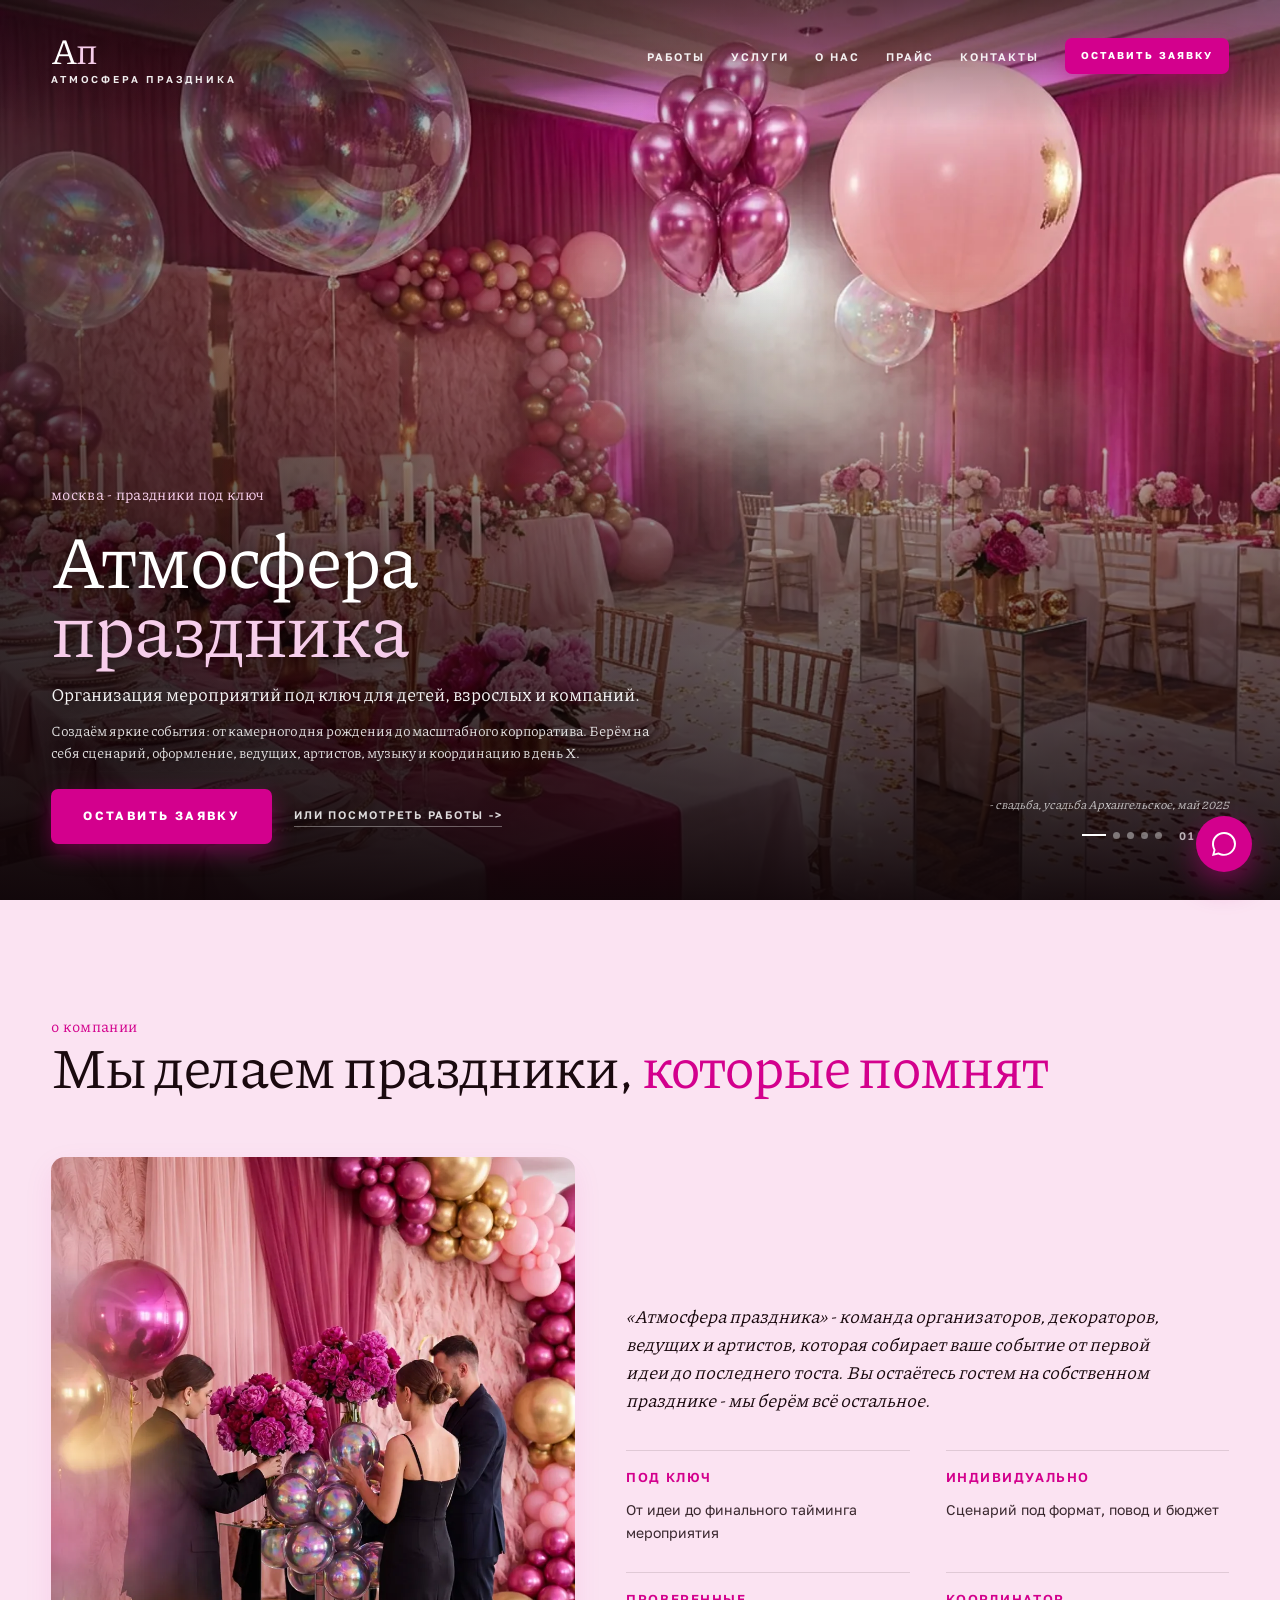
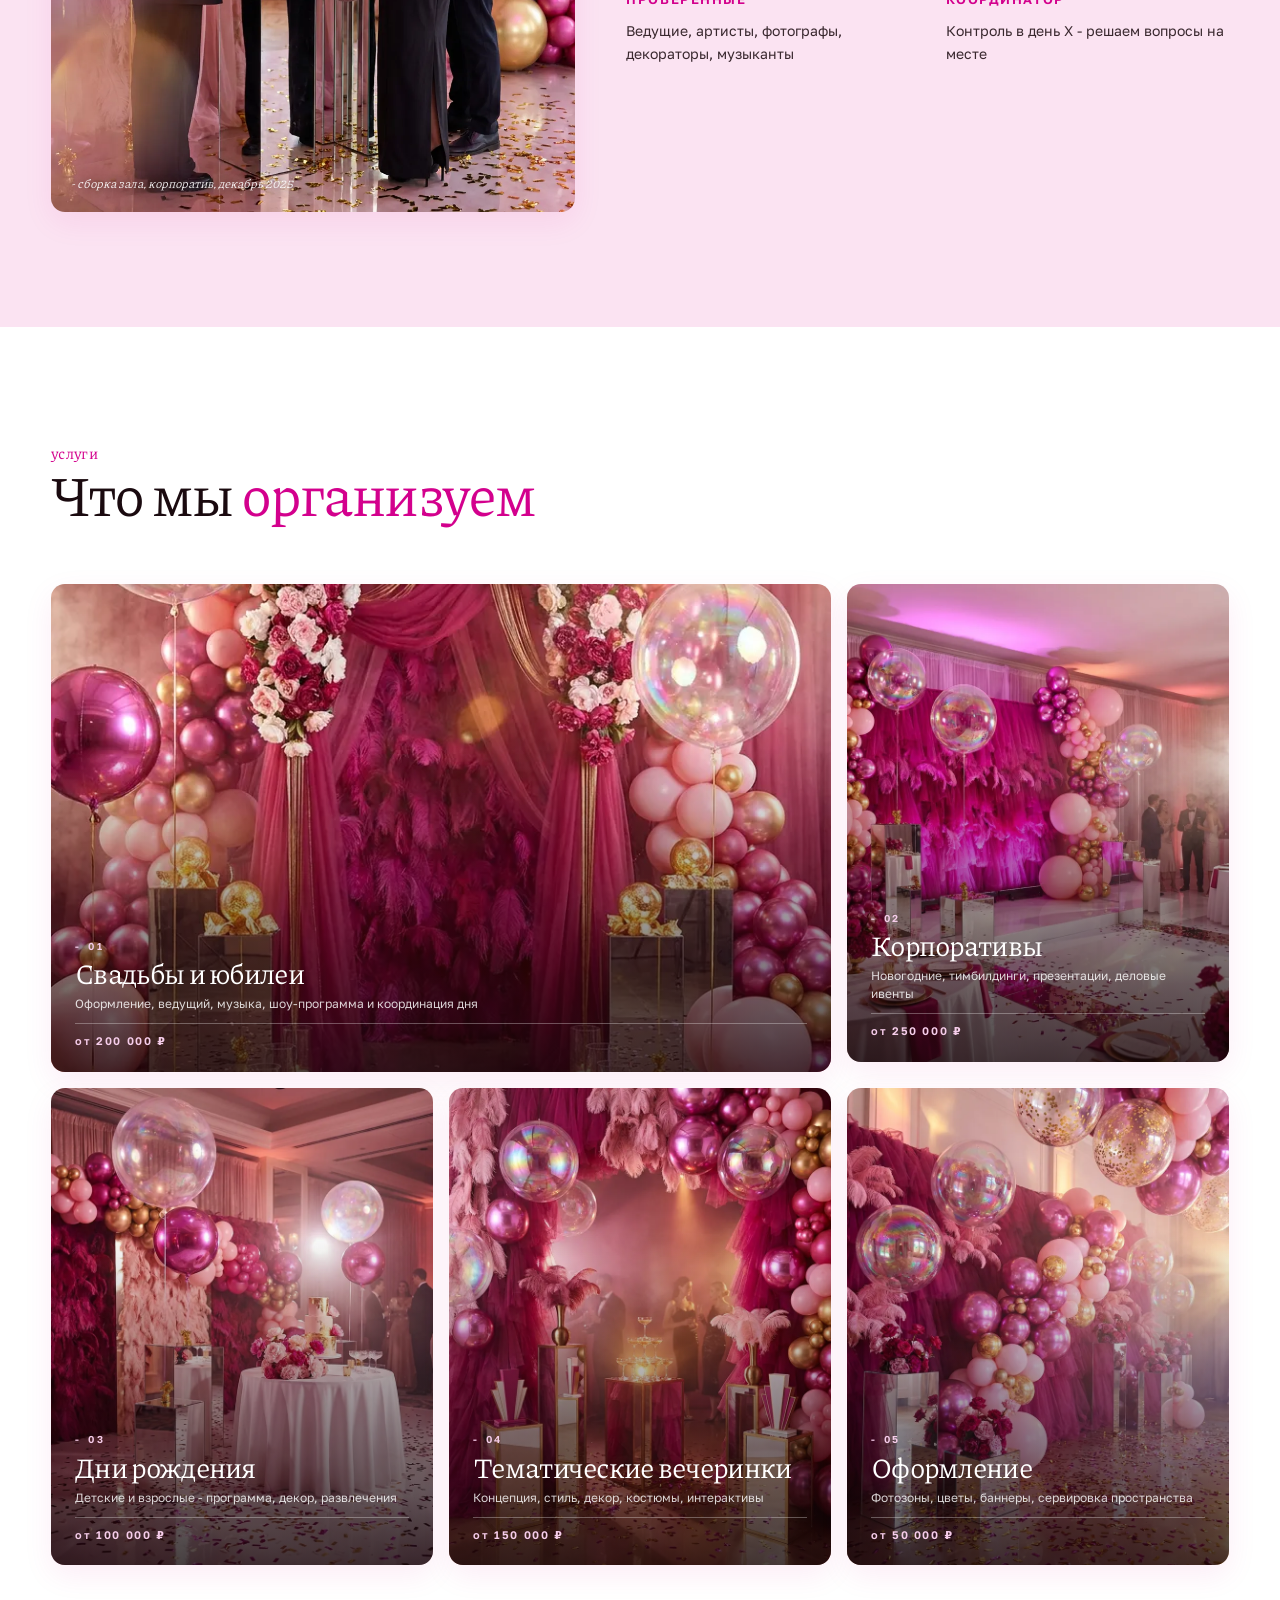
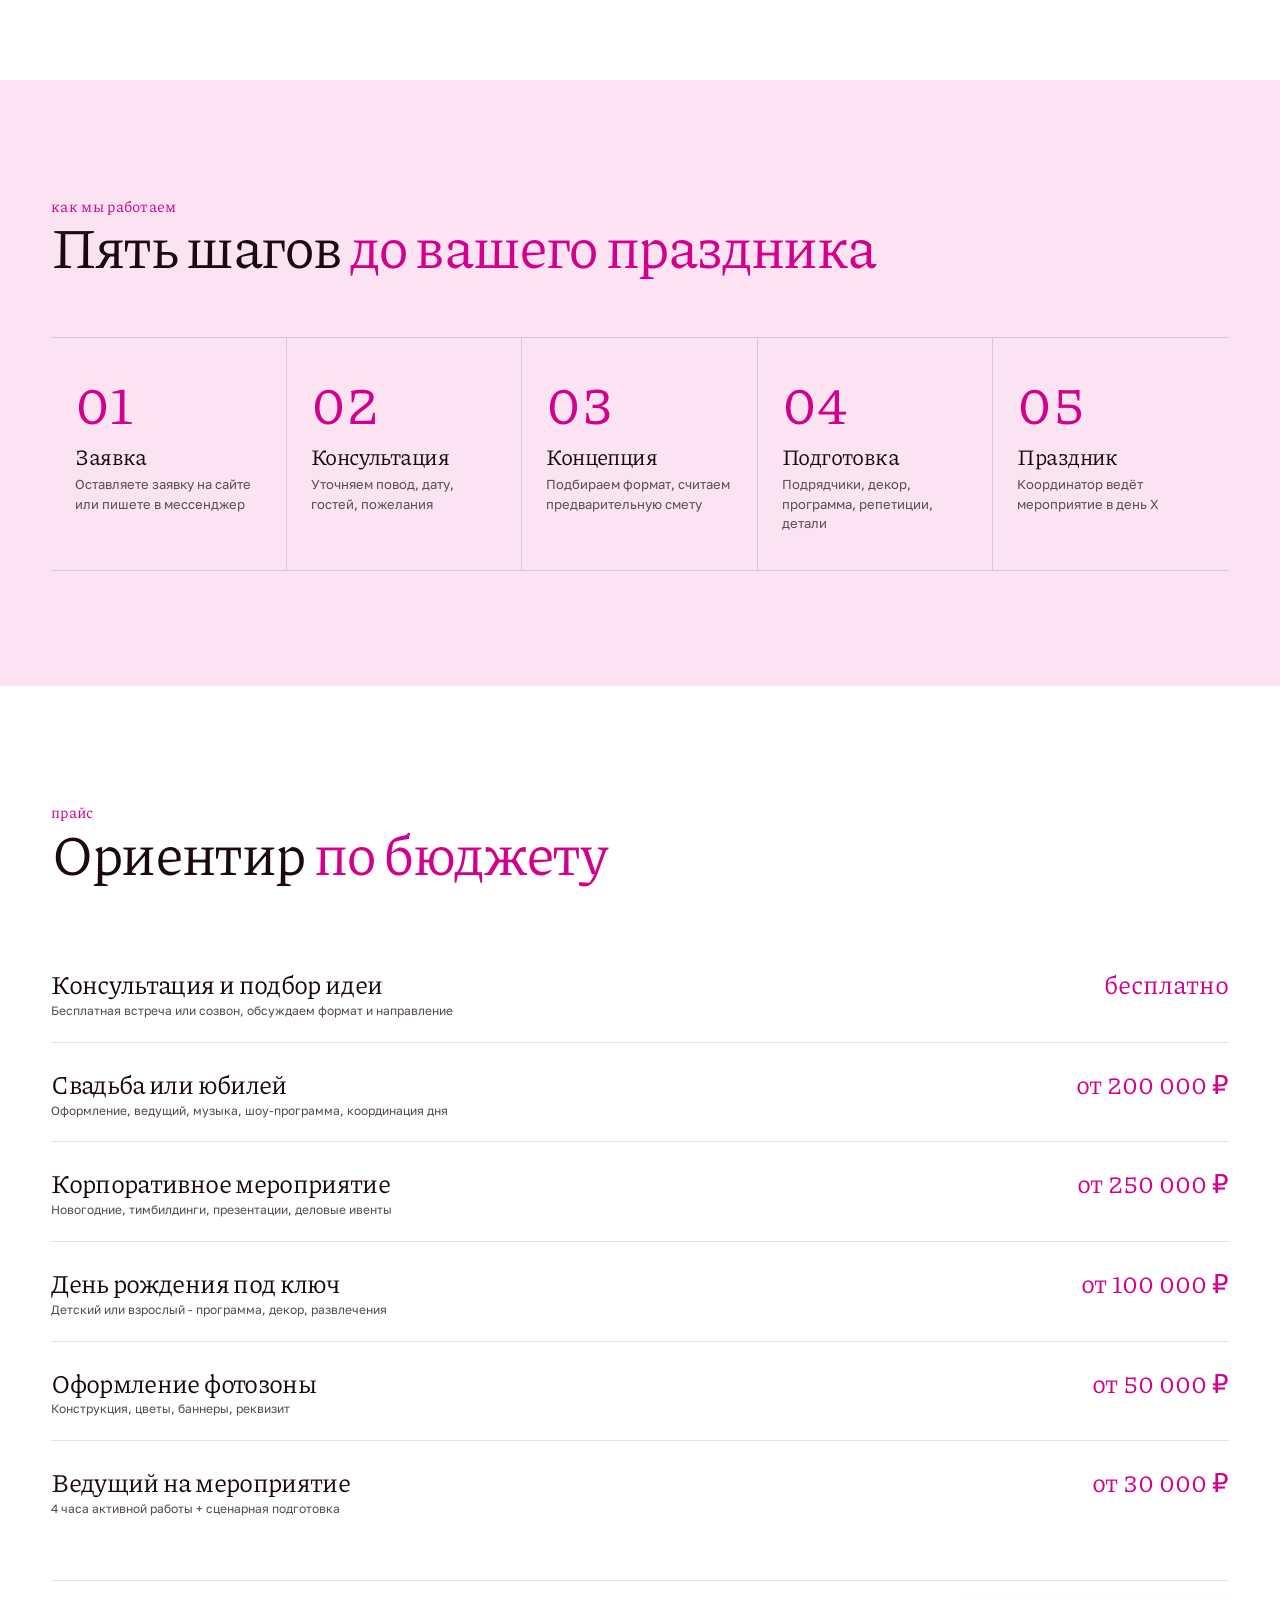
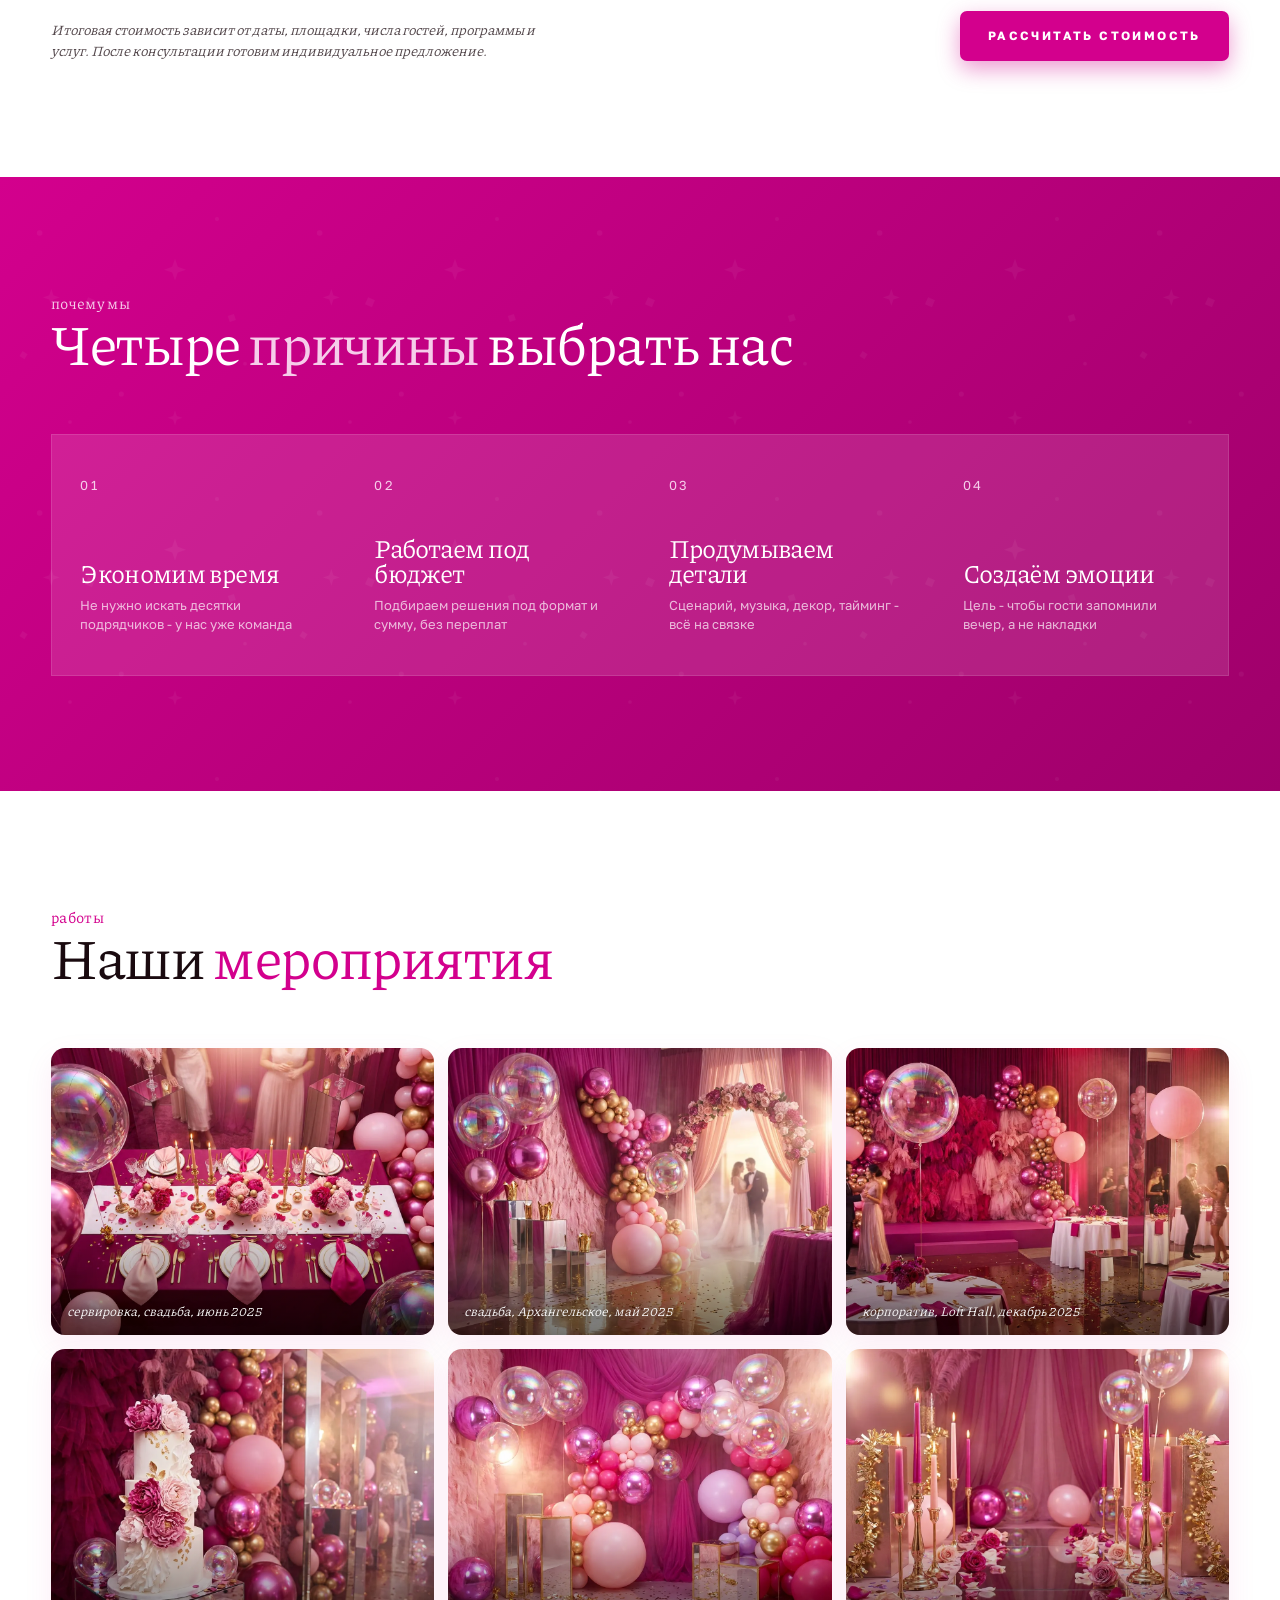
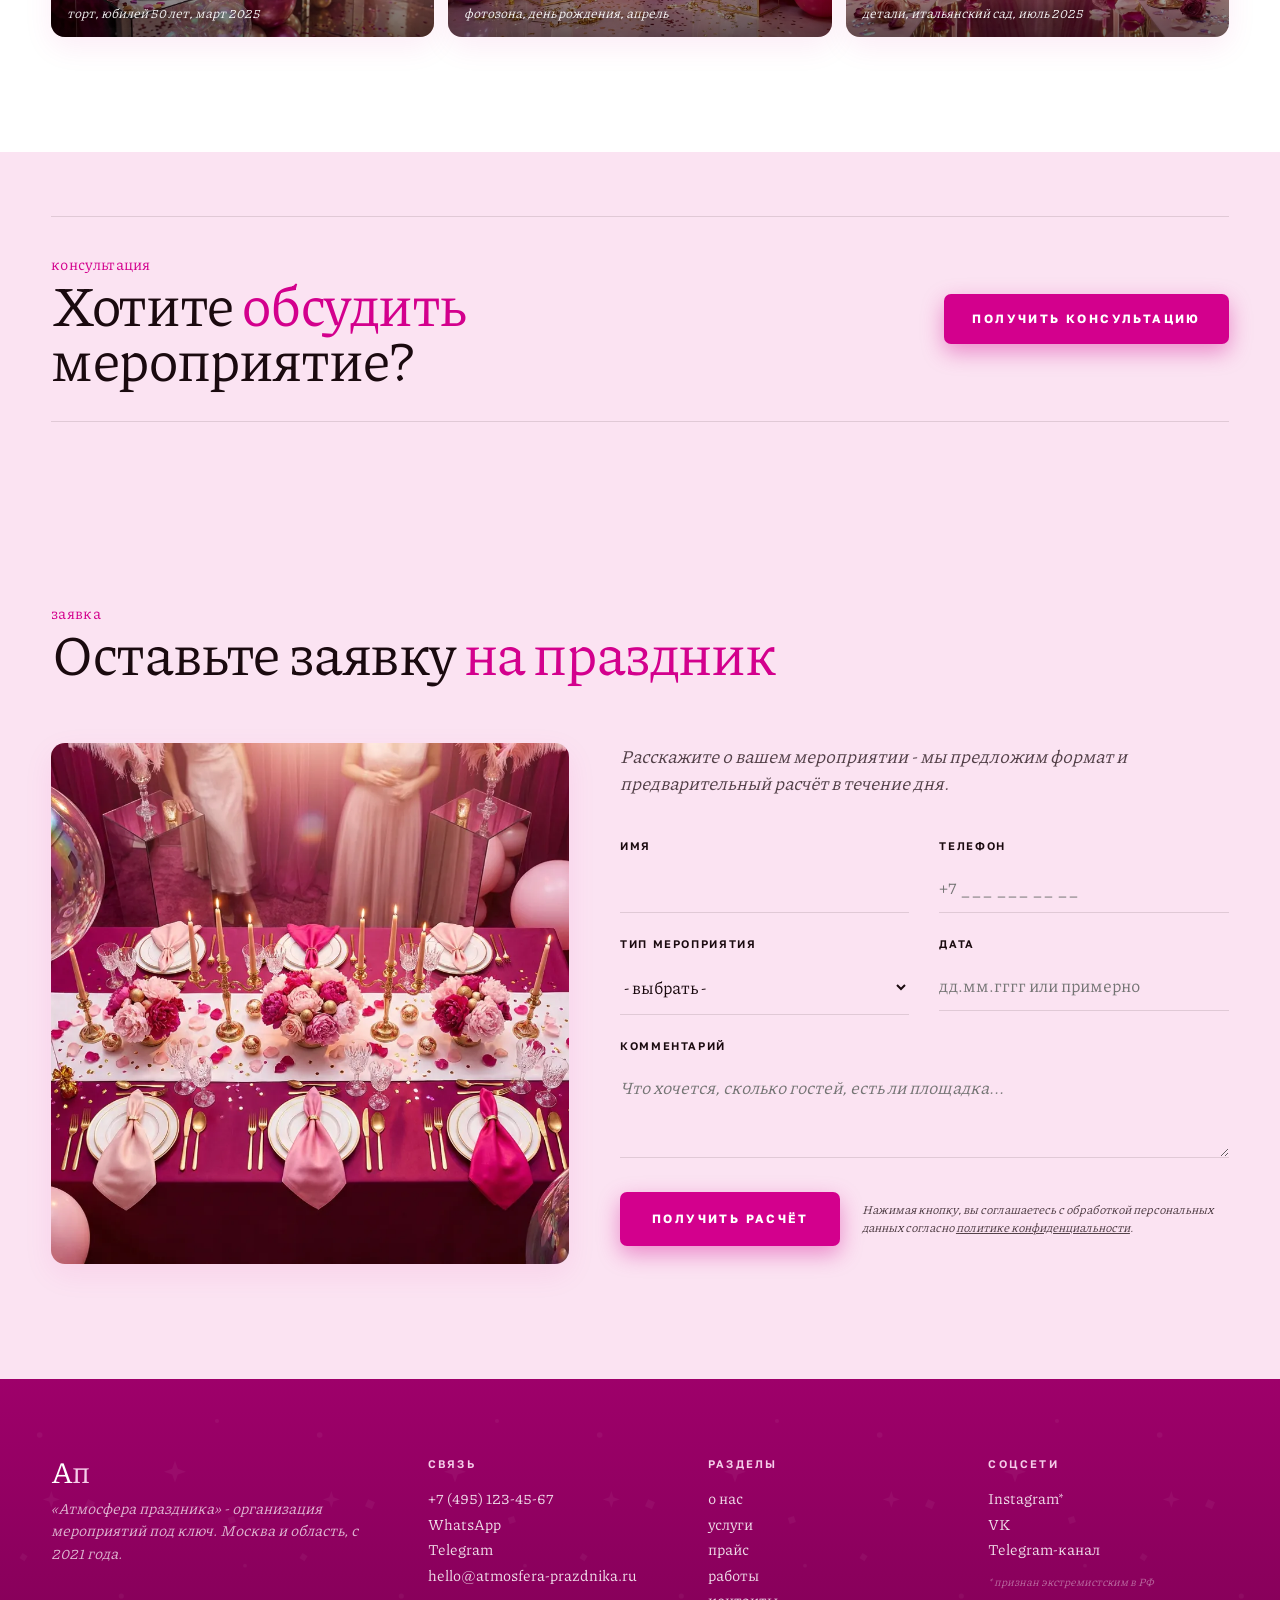
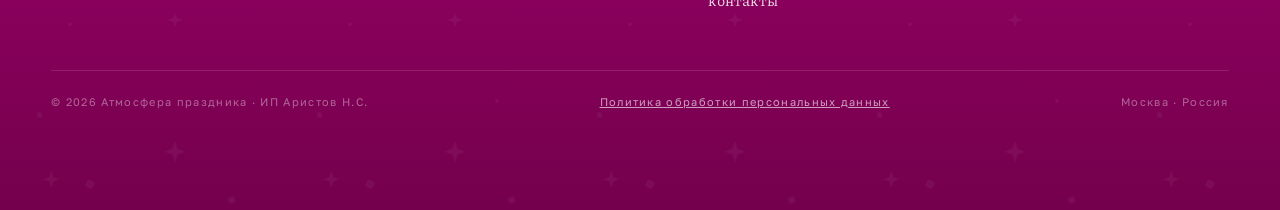
<file: index.html>
<!DOCTYPE html>
<html lang="ru">
<head>
  <meta name="robots" content="noindex,nofollow">
  <meta charset="utf-8">
  <meta name="viewport" content="width=device-width, initial-scale=1, viewport-fit=cover">
  <title>Атмосфера праздника - организация мероприятий под ключ</title>
  <meta name="description" content="Организация дней рождений, корпоративов, свадеб, юбилеев и детских праздников под ключ. Подберём формат, программу, декор и рассчитаем стоимость">
  <meta property="og:type" content="website">
  <meta property="og:locale" content="ru_RU">
  <meta property="og:title" content="Атмосфера праздника - организация мероприятий под ключ">
  <meta property="og:description" content="Организация дней рождений, корпоративов, свадеб, юбилеев и детских праздников под ключ. Подберём формат, программу, декор и рассчитаем стоимость">
  <meta property="og:image" content="https://atmosfera-prazdnika.ru/assets/img/og.jpg">
  <meta property="og:url" content="https://atmosfera-prazdnika.ru/">
  <meta property="og:site_name" content="Атмосфера праздника">
  <meta name="twitter:card" content="summary_large_image">
  <link rel="canonical" href="https://atmosfera-prazdnika.ru/">
  <link rel="icon" href="favicon.ico" sizes="any">
  <link rel="apple-touch-icon" href="apple-touch-icon.png">
  <meta name="theme-color" content="#B0123C">
  <script type="application/ld+json">
  {
    "@context": "https://schema.org",
    "@type": "LocalBusiness",
    "name": "Атмосфера праздника",
    "description": "Организация мероприятий под ключ - свадьбы, корпоративы, дни рождения, юбилеи, тематические вечеринки",
    "image": "https://atmosfera-prazdnika.ru/assets/img/og.jpg",
    "url": "https://atmosfera-prazdnika.ru/",
    "telephone": "+74951234567",
    "email": "hello@atmosfera-prazdnika.ru",
    "priceRange": "от 30 000 ₽",
    "address": {
      "@type": "PostalAddress",
      "addressLocality": "Москва",
      "addressCountry": "RU"
    },
    "areaServed": ["Москва", "Московская область"],
    "service": [
      { "@type": "Service", "name": "Свадьбы и юбилеи", "offers": { "@type": "Offer", "price": 200000, "priceCurrency": "RUB" } },
      { "@type": "Service", "name": "Корпоративы", "offers": { "@type": "Offer", "price": 250000, "priceCurrency": "RUB" } },
      { "@type": "Service", "name": "Дни рождения", "offers": { "@type": "Offer", "price": 100000, "priceCurrency": "RUB" } },
      { "@type": "Service", "name": "Тематические вечеринки", "offers": { "@type": "Offer", "price": 150000, "priceCurrency": "RUB" } },
      { "@type": "Service", "name": "Оформление", "offers": { "@type": "Offer", "price": 50000, "priceCurrency": "RUB" } }
    ]
  }
  </script>
  <link rel="preload" href="assets/fonts/piazzolla-600-cyrillic.woff2" as="font" type="font/woff2" crossorigin>
  <link rel="preload" href="assets/fonts/golos-text-400-cyrillic.woff2" as="font" type="font/woff2" crossorigin>
  <link rel="stylesheet" href="assets/css/styles.min.css">
</head>
<body>
  <header class="hero" id="hero">
    <div class="hero-bg" id="hero-bg" style="background-image: url('assets/img/hero/1-wedding-hall.webp');"></div>

    <a class="mono" href="#hero" aria-label="Атмосфера праздника - на главную">
      <span class="mono-mark">А<em>п</em></span>
      <span class="mono-name">атмосфера праздника</span>
    </a>

    <nav class="topnav" aria-label="главная навигация">
      <a href="#gallery">работы</a>
      <a href="#services">услуги</a>
      <a href="#about">о нас</a>
      <a href="#price">прайс</a>
      <a href="#contact">контакты</a>
      <a class="btn btn-main btn-sm" href="#contact">оставить заявку</a>
      <button class="hamburger" id="hamburger" aria-label="меню" aria-expanded="false">
        <span></span><span></span><span></span>
      </button>
    </nav>

    <div class="hero-content">
      <p class="eyebrow eyebrow-light">москва - праздники под ключ</p>
      <h1>Атмосфера<br><em>праздника</em></h1>
      <p class="hero-sub">Организация мероприятий под ключ для детей, взрослых и компаний.</p>
      <p class="hero-desc">Создаём яркие события: от камерного дня рождения до масштабного корпоратива. Берём на себя сценарий, оформление, ведущих, артистов, музыку и координацию в день&nbsp;Х.</p>
      <div class="hero-cta">
        <a class="btn btn-main" href="#contact">оставить заявку</a>
        <a class="hero-link" href="#gallery">или посмотреть работы -&gt;</a>
      </div>
    </div>

    <div class="hero-meta">
      <p class="hero-cap" id="hero-cap">- свадьба, усадьба Архангельское, май 2025</p>
      <div class="hero-dots" id="hero-dots" role="tablist" aria-label="фото мероприятий">
        <button class="d active" role="tab" data-i="0" aria-label="фото 1"></button>
        <button class="d" role="tab" data-i="1" aria-label="фото 2"></button>
        <button class="d" role="tab" data-i="2" aria-label="фото 3"></button>
        <button class="d" role="tab" data-i="3" aria-label="фото 4"></button>
        <button class="d" role="tab" data-i="4" aria-label="фото 5"></button>
        <span class="counter"><span id="hero-cur">01</span> / 05</span>
      </div>
    </div>
  </header>
  <main>
    <section class="s about" id="about" aria-labelledby="about-h2">
      <div class="s-head">
        <div>
          <p class="eyebrow">о компании</p>
          <h2 id="about-h2">Мы делаем праздники, <em>которые помнят</em></h2>
        </div>
      </div>
      <div class="about-grid">
        <figure class="about-photo">
          <picture>
            <source srcset="assets/img/about/1-team-setup.webp" type="image/webp">
            <img src="assets/img/about/1-team-setup.jpg" alt="команда Атмосферы Праздника готовит зал к корпоративу" loading="lazy">
          </picture>
          <figcaption>- сборка зала, корпоратив, декабрь 2025</figcaption>
        </figure>
        <div class="about-body">
          <p class="about-lead">«Атмосфера праздника» - команда организаторов, декораторов, ведущих и артистов, которая собирает ваше событие от первой идеи до последнего тоста. Вы остаётесь гостем на собственном празднике - мы берём всё остальное.</p>
          <ul class="features">
            <li>
              <strong>Под ключ</strong>
              <span>От идеи до финального тайминга мероприятия</span>
            </li>
            <li>
              <strong>Индивидуально</strong>
              <span>Сценарий под формат, повод и бюджет</span>
            </li>
            <li>
              <strong>Проверенные</strong>
              <span>Ведущие, артисты, фотографы, декораторы, музыканты</span>
            </li>
            <li>
              <strong>Координатор</strong>
              <span>Контроль в день Х - решаем вопросы на месте</span>
            </li>
          </ul>
        </div>
      </div>
    </section>
    <section class="s services" id="services" aria-labelledby="services-h2">
      <div class="s-head">
        <div>
          <p class="eyebrow">услуги</p>
          <h2 id="services-h2">Что мы <em>организуем</em></h2>
        </div>
      </div>
      <div class="svc-grid">
        <a class="svc svc-wide" href="#contact">
          <picture>
            <source srcset="assets/img/services/1-wedding.webp" type="image/webp">
            <img src="assets/img/services/1-wedding.jpg" alt="свадьба под аркой из малиновых пеоний" loading="lazy">
          </picture>
          <div class="svc-body">
            <p class="svc-num">- 01</p>
            <h3>Свадьбы и юбилеи</h3>
            <p class="svc-desc">Оформление, ведущий, музыка, шоу-программа и координация дня</p>
            <p class="svc-price">от 200 000 ₽</p>
          </div>
        </a>
        <a class="svc" href="#contact">
          <picture>
            <source srcset="assets/img/services/2-corporate.webp" type="image/webp">
            <img src="assets/img/services/2-corporate.jpg" alt="корпоративный гала в Москве" loading="lazy">
          </picture>
          <div class="svc-body">
            <p class="svc-num">- 02</p>
            <h3>Корпоративы</h3>
            <p class="svc-desc">Новогодние, тимбилдинги, презентации, деловые ивенты</p>
            <p class="svc-price">от 250 000 ₽</p>
          </div>
        </a>
        <a class="svc" href="#contact">
          <picture>
            <source srcset="assets/img/services/3-birthday.webp" type="image/webp">
            <img src="assets/img/services/3-birthday.jpg" alt="взрослый день рождения с пеониями" loading="lazy">
          </picture>
          <div class="svc-body">
            <p class="svc-num">- 03</p>
            <h3>Дни рождения</h3>
            <p class="svc-desc">Детские и взрослые - программа, декор, развлечения</p>
            <p class="svc-price">от 100 000 ₽</p>
          </div>
        </a>
        <a class="svc" href="#contact">
          <picture>
            <source srcset="assets/img/services/4-themed.webp" type="image/webp">
            <img src="assets/img/services/4-themed.jpg" alt="тематическая вечеринка в стиле Gatsby" loading="lazy">
          </picture>
          <div class="svc-body">
            <p class="svc-num">- 04</p>
            <h3>Тематические вечеринки</h3>
            <p class="svc-desc">Концепция, стиль, декор, костюмы, интерактивы</p>
            <p class="svc-price">от 150 000 ₽</p>
          </div>
        </a>
        <a class="svc" href="#contact">
          <picture>
            <source srcset="assets/img/services/5-decoration.webp" type="image/webp">
            <img src="assets/img/services/5-decoration.jpg" alt="оформление фотозоны с пеониями" loading="lazy">
          </picture>
          <div class="svc-body">
            <p class="svc-num">- 05</p>
            <h3>Оформление</h3>
            <p class="svc-desc">Фотозоны, цветы, баннеры, сервировка пространства</p>
            <p class="svc-price">от 50 000 ₽</p>
          </div>
        </a>
      </div>
    </section>
    <section class="s process" id="process" aria-labelledby="process-h2">
      <div class="s-head">
        <div>
          <p class="eyebrow">как мы работаем</p>
          <h2 id="process-h2">Пять шагов <em>до вашего праздника</em></h2>
        </div>
      </div>
      <ol class="steps">
        <li class="step">
          <p class="step-num">01</p>
          <h3>Заявка</h3>
          <p class="step-desc">Оставляете заявку на сайте или пишете в мессенджер</p>
        </li>
        <li class="step">
          <p class="step-num">02</p>
          <h3>Консультация</h3>
          <p class="step-desc">Уточняем повод, дату, гостей, пожелания</p>
        </li>
        <li class="step">
          <p class="step-num">03</p>
          <h3>Концепция</h3>
          <p class="step-desc">Подбираем формат, считаем предварительную смету</p>
        </li>
        <li class="step">
          <p class="step-num">04</p>
          <h3>Подготовка</h3>
          <p class="step-desc">Подрядчики, декор, программа, репетиции, детали</p>
        </li>
        <li class="step">
          <p class="step-num">05</p>
          <h3>Праздник</h3>
          <p class="step-desc">Координатор ведёт мероприятие в день Х</p>
        </li>
      </ol>
    </section>
    <section class="s price" id="price" aria-labelledby="price-h2">
      <div class="s-head">
        <div>
          <p class="eyebrow">прайс</p>
          <h2 id="price-h2">Ориентир <em>по бюджету</em></h2>
        </div>
      </div>
      <div class="price-table">
        <div class="price-row">
          <div class="price-name">
            <h3>Консультация и подбор идеи</h3>
            <p>Бесплатная встреча или созвон, обсуждаем формат и направление</p>
          </div>
          <p class="price-amount">бесплатно</p>
        </div>
        <div class="price-row">
          <div class="price-name">
            <h3>Свадьба или юбилей</h3>
            <p>Оформление, ведущий, музыка, шоу-программа, координация дня</p>
          </div>
          <p class="price-amount">от 200 000 ₽</p>
        </div>
        <div class="price-row">
          <div class="price-name">
            <h3>Корпоративное мероприятие</h3>
            <p>Новогодние, тимбилдинги, презентации, деловые ивенты</p>
          </div>
          <p class="price-amount">от 250 000 ₽</p>
        </div>
        <div class="price-row">
          <div class="price-name">
            <h3>День рождения под ключ</h3>
            <p>Детский или взрослый - программа, декор, развлечения</p>
          </div>
          <p class="price-amount">от 100 000 ₽</p>
        </div>
        <div class="price-row">
          <div class="price-name">
            <h3>Оформление фотозоны</h3>
            <p>Конструкция, цветы, баннеры, реквизит</p>
          </div>
          <p class="price-amount">от 50 000 ₽</p>
        </div>
        <div class="price-row">
          <div class="price-name">
            <h3>Ведущий на мероприятие</h3>
            <p>4 часа активной работы + сценарная подготовка</p>
          </div>
          <p class="price-amount">от 30 000 ₽</p>
        </div>
      </div>
      <div class="price-foot">
        <p class="price-note">Итоговая стоимость зависит от даты, площадки, числа гостей, программы и услуг. После консультации готовим индивидуальное предложение.</p>
        <a class="btn btn-main" href="#contact">рассчитать стоимость</a>
      </div>
    </section>
    <section class="s why" id="why" aria-labelledby="why-h2">
      <div class="s-head">
        <div>
          <p class="eyebrow">почему мы</p>
          <h2 id="why-h2">Четыре <em>причины</em> выбрать нас</h2>
        </div>
      </div>
      <div class="why-grid">
        <article class="why-cell">
          <p class="why-num">01</p>
          <div>
            <h3>Экономим время</h3>
            <p class="why-desc">Не нужно искать десятки подрядчиков - у нас уже команда</p>
          </div>
        </article>
        <article class="why-cell">
          <p class="why-num">02</p>
          <div>
            <h3>Работаем под бюджет</h3>
            <p class="why-desc">Подбираем решения под формат и сумму, без переплат</p>
          </div>
        </article>
        <article class="why-cell">
          <p class="why-num">03</p>
          <div>
            <h3>Продумываем детали</h3>
            <p class="why-desc">Сценарий, музыка, декор, тайминг - всё на связке</p>
          </div>
        </article>
        <article class="why-cell">
          <p class="why-num">04</p>
          <div>
            <h3>Создаём эмоции</h3>
            <p class="why-desc">Цель - чтобы гости запомнили вечер, а не накладки</p>
          </div>
        </article>
      </div>
    </section>
    <section class="s gallery" id="gallery" aria-labelledby="gallery-h2">
      <div class="s-head">
        <div>
          <p class="eyebrow">работы</p>
          <h2 id="gallery-h2">Наши <em>мероприятия</em></h2>
        </div>
      </div>
      <div class="gal-grid" id="gallery-grid">
        <button class="gal" data-i="0" aria-label="увеличить фото">
          <picture>
            <source srcset="assets/img/gallery/1-banquet-topdown.webp" type="image/webp">
            <img src="assets/img/gallery/1-banquet-topdown.jpg" alt="сервировка свадебного банкета" loading="lazy">
          </picture>
          <span class="gal-cap">сервировка, свадьба, июнь 2025</span>
        </button>
        <button class="gal" data-i="1" aria-label="увеличить фото">
          <picture>
            <source srcset="assets/img/gallery/2-couple-arch.webp" type="image/webp">
            <img src="assets/img/gallery/2-couple-arch.jpg" alt="пара под цветочной аркой" loading="lazy">
          </picture>
          <span class="gal-cap">свадьба, Архангельское, май 2025</span>
        </button>
        <button class="gal" data-i="2" aria-label="увеличить фото">
          <picture>
            <source srcset="assets/img/gallery/3-corporate-hall.webp" type="image/webp">
            <img src="assets/img/gallery/3-corporate-hall.jpg" alt="корпоративный гала-зал" loading="lazy">
          </picture>
          <span class="gal-cap">корпоратив, Loft Hall, декабрь 2025</span>
        </button>
        <button class="gal" data-i="3" aria-label="увеличить фото">
          <picture>
            <source srcset="assets/img/gallery/4-cake.webp" type="image/webp">
            <img src="assets/img/gallery/4-cake.jpg" alt="свадебный торт с пеониями" loading="lazy">
          </picture>
          <span class="gal-cap">торт, юбилей 50 лет, март 2025</span>
        </button>
        <button class="gal" data-i="4" aria-label="увеличить фото">
          <picture>
            <source srcset="assets/img/gallery/5-photozone.webp" type="image/webp">
            <img src="assets/img/gallery/5-photozone.jpg" alt="фотозона из шаров" loading="lazy">
          </picture>
          <span class="gal-cap">фотозона, день рождения, апрель</span>
        </button>
        <button class="gal" data-i="5" aria-label="увеличить фото">
          <picture>
            <source srcset="assets/img/gallery/6-candles-detail.webp" type="image/webp">
            <img src="assets/img/gallery/6-candles-detail.jpg" alt="свечи вдоль свадебного коридора" loading="lazy">
          </picture>
          <span class="gal-cap">детали, итальянский сад, июль 2025</span>
        </button>
      </div>
    </section>
    <section class="s cta-mid" id="consultation">
      <div class="cta-mid-inner">
        <div>
          <p class="eyebrow">консультация</p>
          <h2>Хотите <em>обсудить</em> мероприятие?</h2>
        </div>
        <a class="btn btn-main" href="#contact">получить консультацию</a>
      </div>
    </section>

    <section class="s form" id="contact" aria-labelledby="form-h2">
      <div class="s-head">
        <div>
          <p class="eyebrow">заявка</p>
          <h2 id="form-h2">Оставьте заявку <em>на праздник</em></h2>
        </div>
      </div>
      <div class="form-grid">
        <figure class="form-photo">
          <picture>
            <source srcset="assets/img/gallery/1-banquet-topdown.webp" type="image/webp">
            <img src="assets/img/gallery/1-banquet-topdown.jpg" alt="сервировка свадебного стола" loading="lazy">
          </picture>
        </figure>
        <form class="form-body" id="lead-form" novalidate>
          <p class="form-lead">Расскажите о вашем мероприятии - мы предложим формат и предварительный расчёт в течение дня.</p>

          <input type="text" name="website" class="visually-hidden" tabindex="-1" autocomplete="off">

          <div class="form-row">
            <label>
              <span>Имя</span>
              <input type="text" name="name" required autocomplete="name">
            </label>
            <label>
              <span>Телефон</span>
              <input type="tel" name="phone" required autocomplete="tel" placeholder="+7 ___ ___ __ __">
            </label>
          </div>
          <div class="form-row">
            <label>
              <span>Тип мероприятия</span>
              <select name="event_type" required>
                <option value="">- выбрать -</option>
                <option>Свадьба</option>
                <option>Юбилей</option>
                <option>Корпоратив</option>
                <option>День рождения</option>
                <option>Тематическая вечеринка</option>
                <option>Другое</option>
              </select>
            </label>
            <label>
              <span>Дата</span>
              <input type="text" name="event_date" placeholder="дд.мм.гггг или примерно" autocomplete="off">
            </label>
          </div>
          <label class="form-comment">
            <span>Комментарий</span>
            <textarea name="comment" rows="3" placeholder="Что хочется, сколько гостей, есть ли площадка..."></textarea>
          </label>

          <div class="cf-turnstile" data-sitekey="REPLACE_WITH_TURNSTILE_SITEKEY"></div>

          <div class="form-cta">
            <button type="submit" class="btn btn-main" id="form-submit">получить расчёт</button>
            <p class="form-note">Нажимая кнопку, вы соглашаетесь с обработкой персональных данных согласно <a href="#privacy">политике конфиденциальности</a>.</p>
          </div>

          <p class="form-status" id="form-status" aria-live="polite"></p>
        </form>
      </div>
    </section>
  </main>
  <footer class="foot" id="footer">
    <div class="foot-grid">
      <div class="foot-brand">
        <p class="foot-mono">А<em>п</em></p>
        <p class="foot-tag">«Атмосфера праздника» - организация мероприятий под ключ. Москва и область, с 2021 года.</p>
      </div>
      <div class="foot-col">
        <h4>связь</h4>
        <a href="tel:+74951234567">+7 (495) 123-45-67</a>
        <a href="https://wa.me/74951234567">WhatsApp</a>
        <a href="https://t.me/atmosfera_prazdnika">Telegram</a>
        <a href="mailto:hello@atmosfera-prazdnika.ru">hello@atmosfera-prazdnika.ru</a>
      </div>
      <div class="foot-col">
        <h4>разделы</h4>
        <a href="#about">о нас</a>
        <a href="#services">услуги</a>
        <a href="#price">прайс</a>
        <a href="#gallery">работы</a>
        <a href="#contact">контакты</a>
      </div>
      <div class="foot-col">
        <h4>соцсети</h4>
        <a href="https://instagram.com/atmosfera_prazdnika">Instagram*</a>
        <a href="https://vk.com/atmosfera_prazdnika">VK</a>
        <a href="https://t.me/atmosfera_prazdnika_channel">Telegram-канал</a>
        <p class="foot-disclaimer">* признан экстремистским в РФ</p>
      </div>
    </div>
    <div class="foot-bottom">
      <span>© 2026 Атмосфера праздника · ИП Аристов Н.С.</span>
      <a href="policy.html">Политика обработки персональных данных</a>
      <span>Москва · Россия</span>
    </div>
  </footer>
  <a class="floater" id="floater" href="https://wa.me/74951234567" target="_blank" rel="noopener" aria-label="написать в WhatsApp">
    <svg width="24" height="24" viewBox="0 0 24 24" fill="currentColor"><path d="M20.5 3.5A11.4 11.4 0 0012 0C5.4 0 0 5.4 0 12c0 2.1.6 4.2 1.6 6L0 24l6.2-1.6c1.7.9 3.7 1.4 5.8 1.4 6.6 0 12-5.4 12-12 0-3.2-1.3-6.3-3.5-8.3zM12 22c-1.9 0-3.7-.5-5.3-1.4l-.4-.2-3.7 1 1-3.6-.2-.4A9.9 9.9 0 012 12C2 6.5 6.5 2 12 2c2.7 0 5.2 1 7.1 2.9A9.9 9.9 0 0122 12c0 5.5-4.5 10-10 10z"/></svg>
  </a>
  <script type="module" src="assets/js/scripts.min.js"></script>
</body>
</html>
</file>
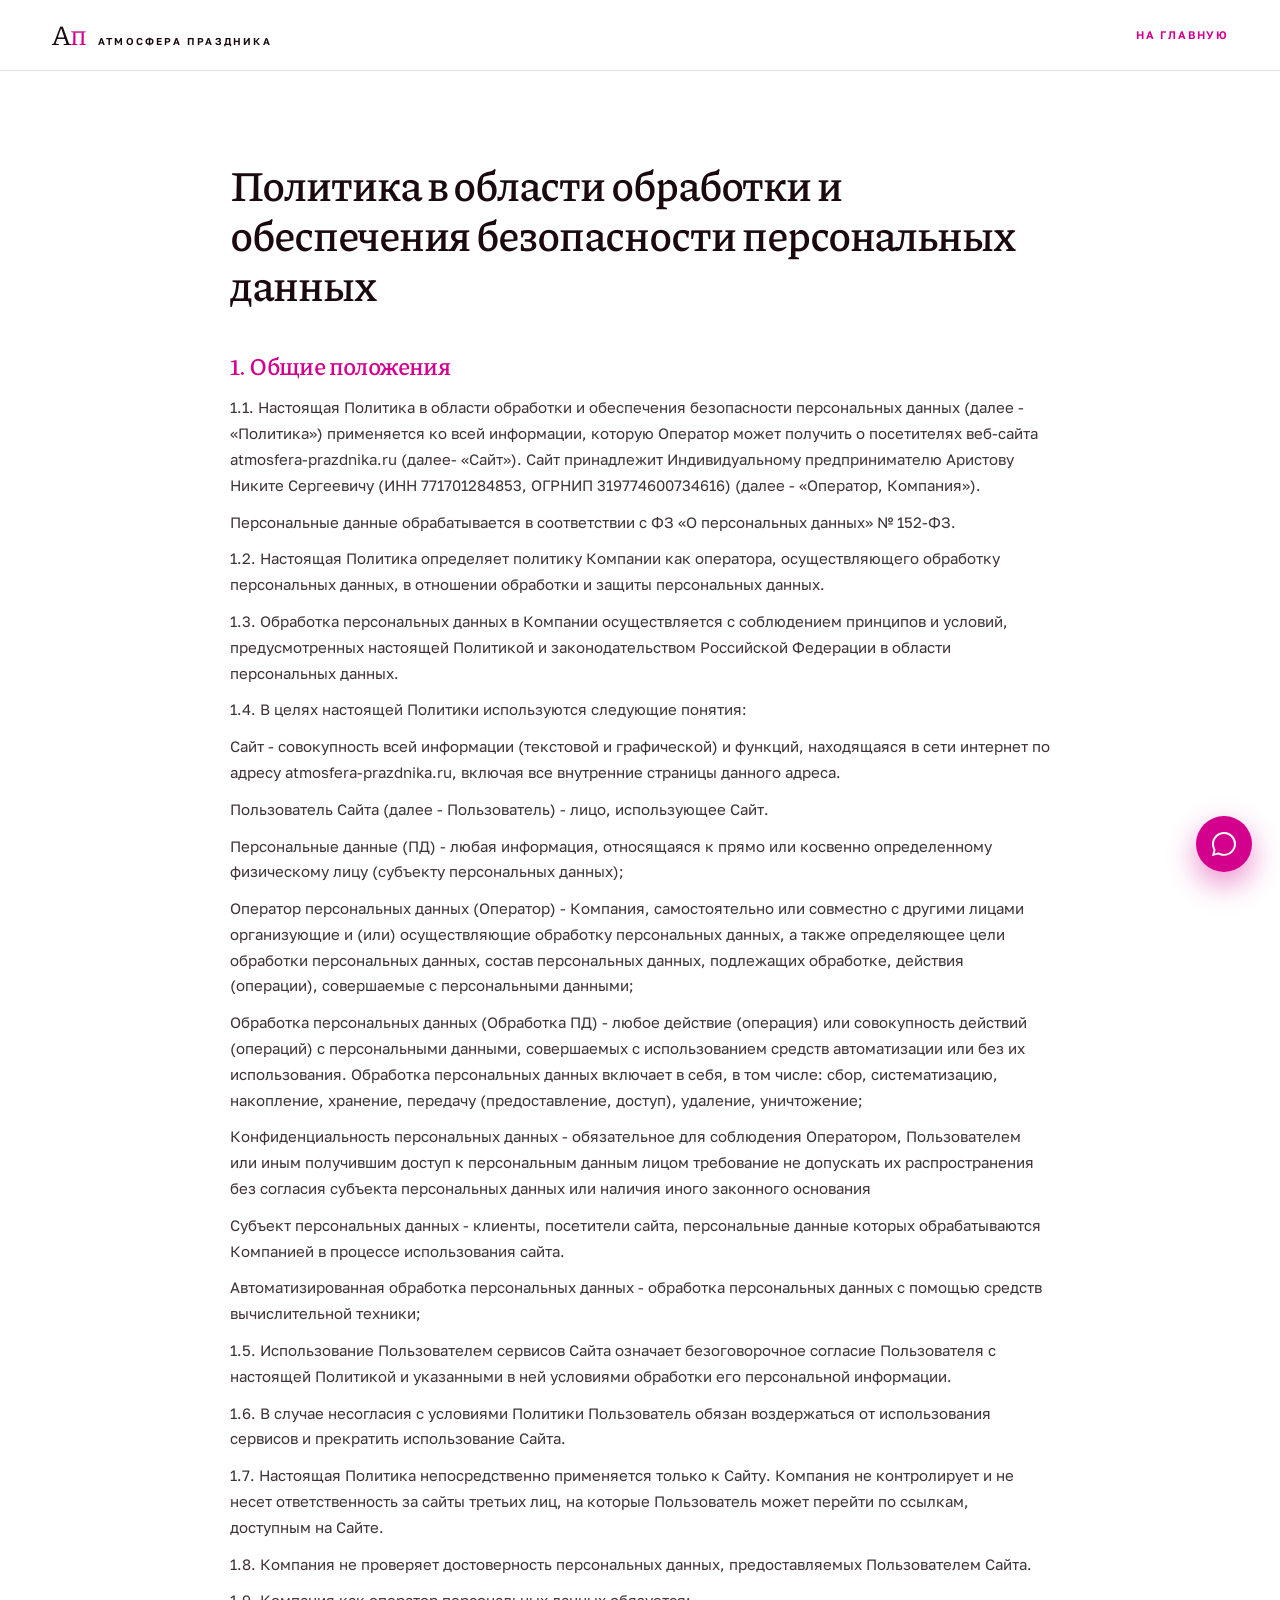
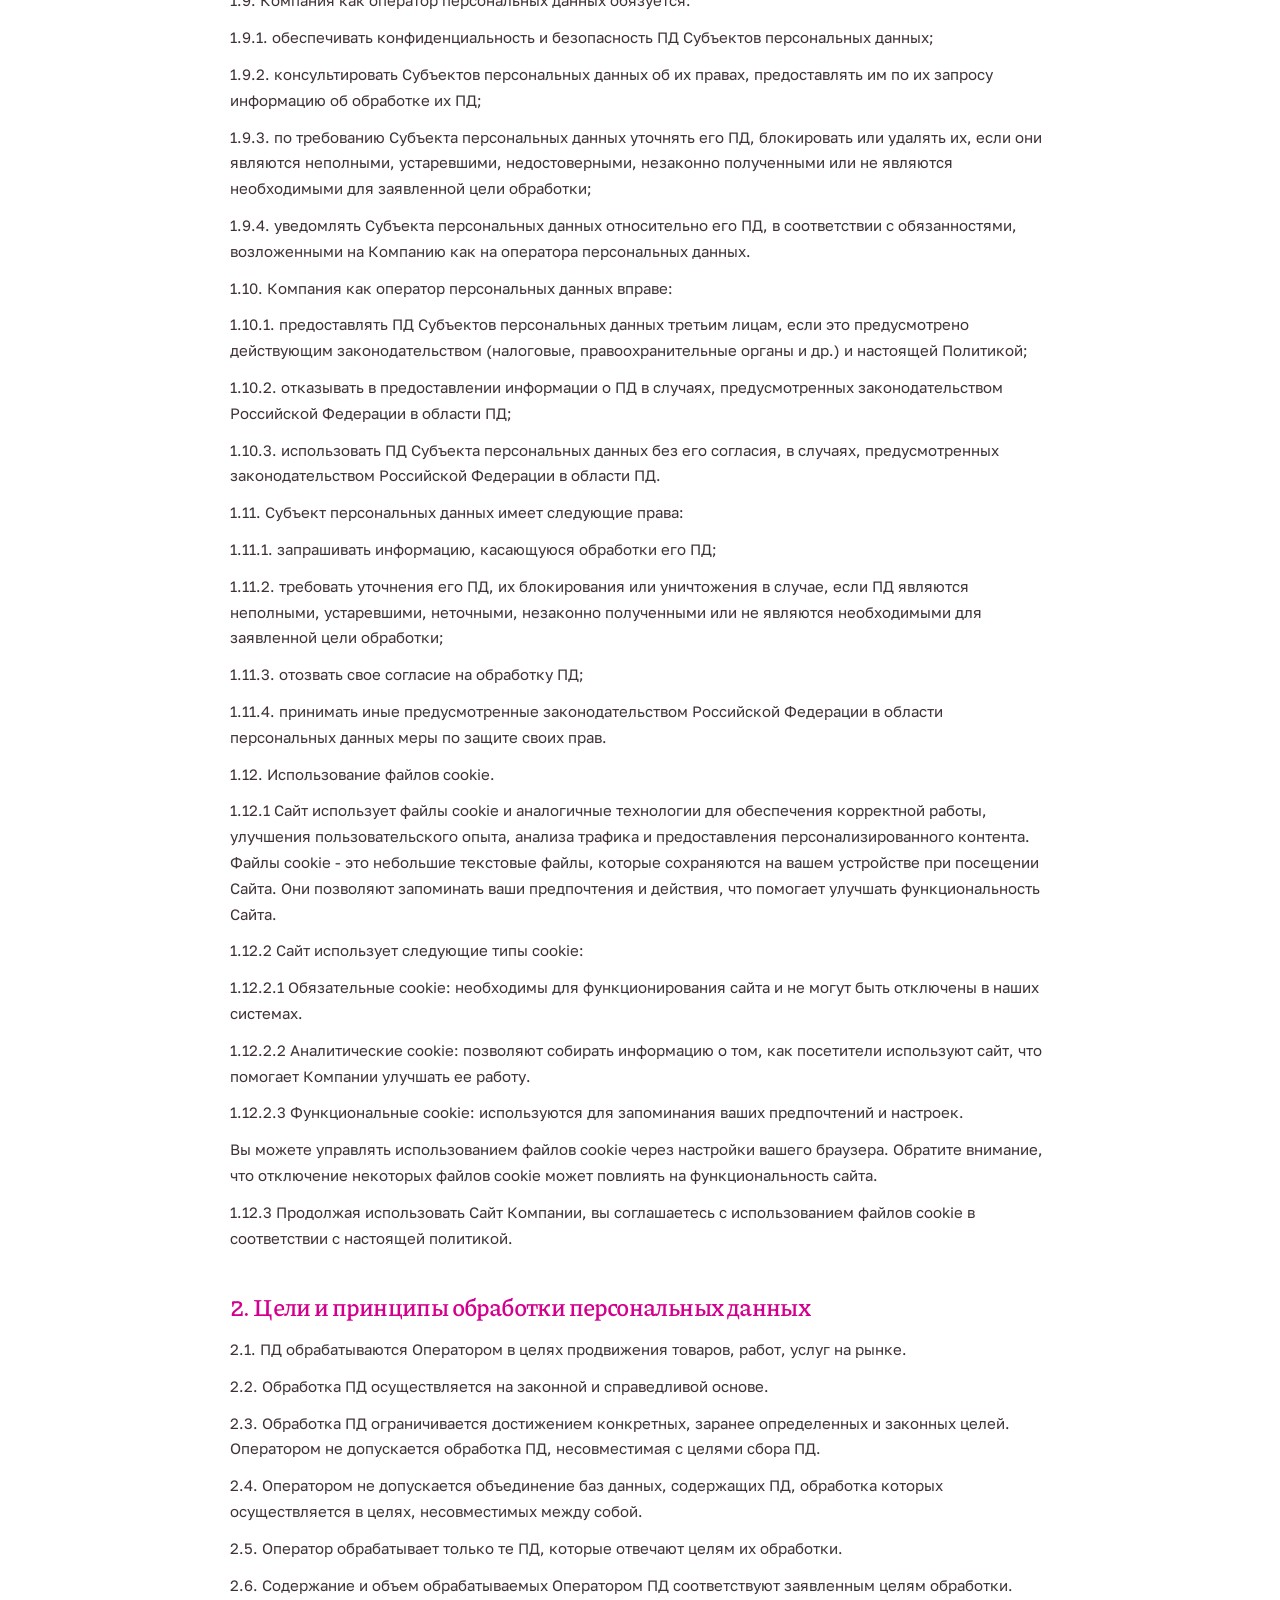
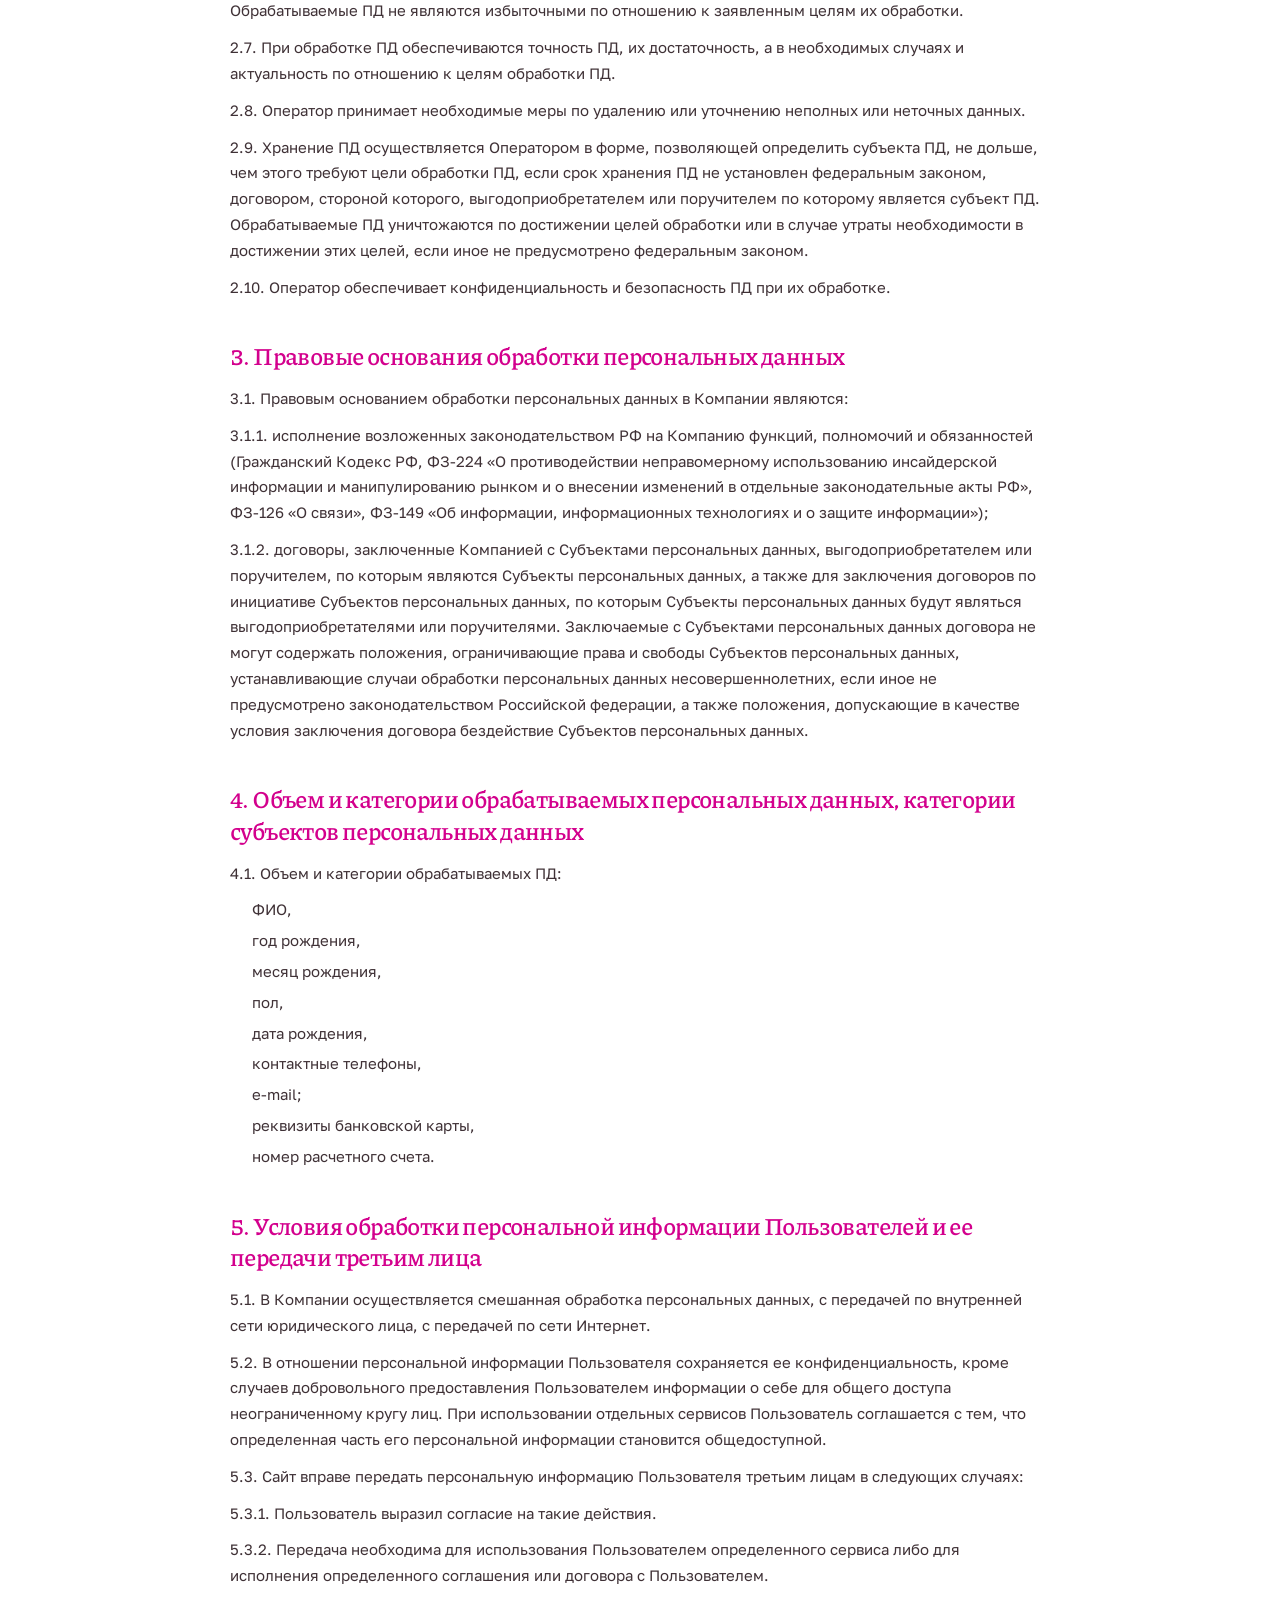
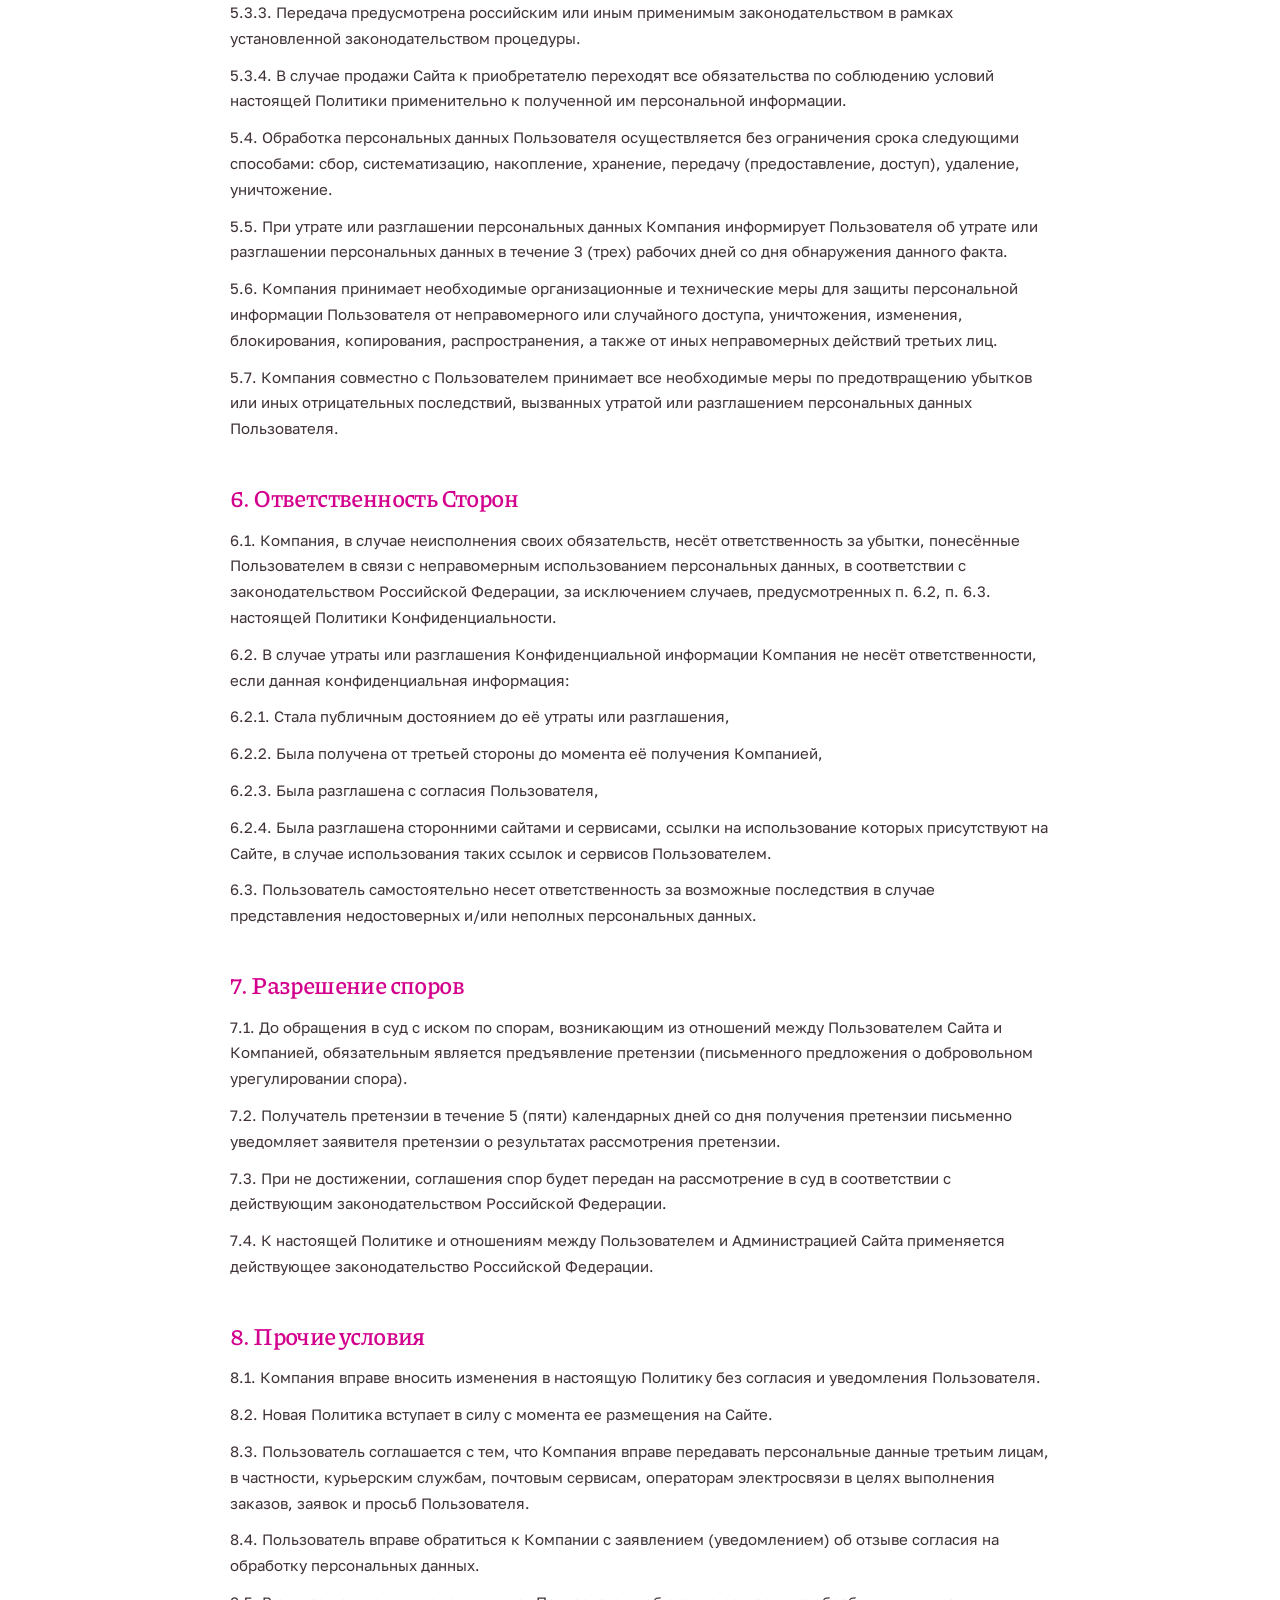
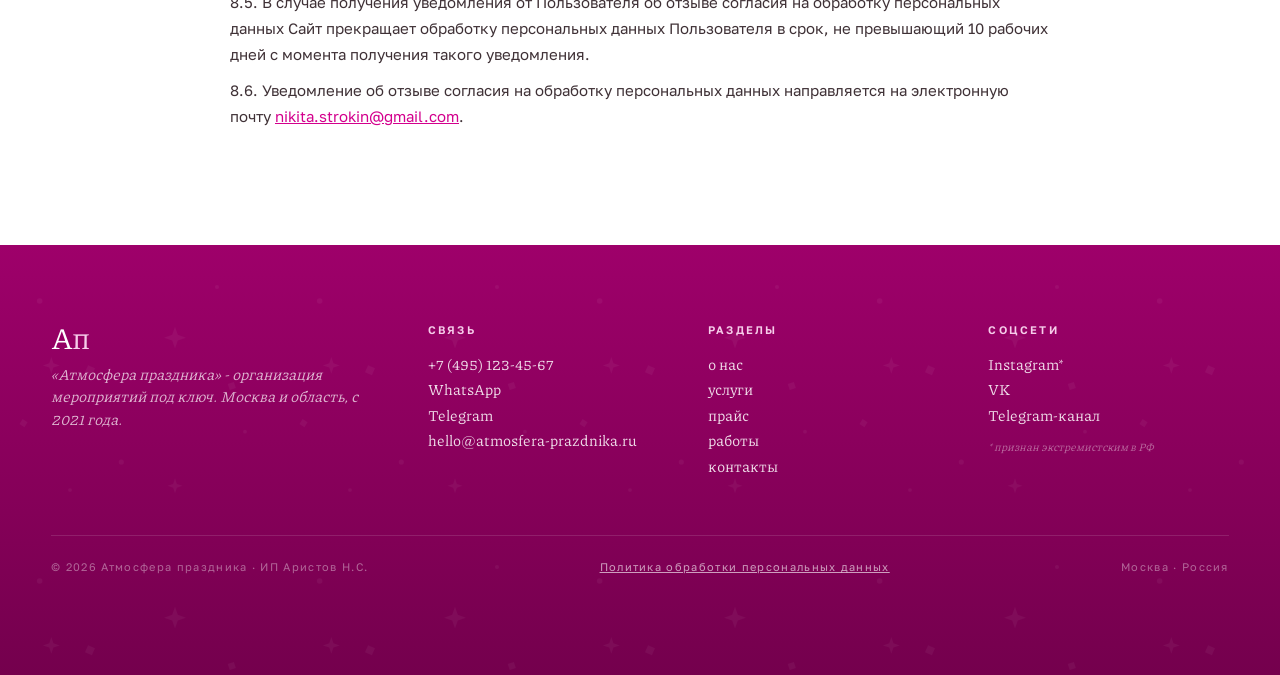
<file: policy.html>
<!DOCTYPE html>
<html lang="ru">
<head>
  <meta name="robots" content="noindex,nofollow">
  <meta charset="utf-8">
  <meta name="viewport" content="width=device-width, initial-scale=1, viewport-fit=cover">
  <title>Политика обработки персональных данных - Атмосфера праздника</title>
  <meta name="description" content="Политика в области обработки и обеспечения безопасности персональных данных сайта «Атмосфера праздника».">
  <link rel="canonical" href="https://atmosfera-prazdnika.ru/policy.html">
  <link rel="icon" href="favicon.ico" sizes="any">
  <link rel="apple-touch-icon" href="apple-touch-icon.png">
  <meta name="theme-color" content="#D3008D">
  <link rel="preload" href="assets/fonts/piazzolla-600-cyrillic.woff2" as="font" type="font/woff2" crossorigin>
  <link rel="preload" href="assets/fonts/golos-text-400-cyrillic.woff2" as="font" type="font/woff2" crossorigin>
  <link rel="stylesheet" href="assets/css/styles.min.css">
</head>
<body>
  <header class="legal-topbar">
    <a class="legal-logo" href="index.html">
      <span class="legal-logo-mark">А<em>п</em></span>
      <span class="legal-logo-name">Атмосфера праздника</span>
    </a>
    <a class="legal-back" href="index.html">На главную</a>
  </header>
  <main class="legal">
    <div class="legal-inner">
      <h1>Политика в области обработки и обеспечения безопасности персональных данных</h1>
      <h2>1. Общие положения</h2>
      <p>1.1. Настоящая Политика в области обработки и обеспечения безопасности персональных данных (далее - «Политика») применяется ко всей информации, которую Оператор может получить о посетителях веб-сайта atmosfera-prazdnika.ru (далее- «Сайт»). Сайт принадлежит Индивидуальному предпринимателю Аристову Никите Сергеевичу (ИНН 771701284853, ОГРНИП 319774600734616) (далее - «Оператор, Компания»).</p>
      <p>Персональные данные обрабатывается в соответствии с ФЗ «О персональных данных» № 152-ФЗ.</p>
      <p>1.2. Настоящая Политика определяет политику Компании как оператора, осуществляющего обработку персональных данных, в отношении обработки и защиты персональных данных.</p>
      <p>1.3. Обработка персональных данных в Компании осуществляется с соблюдением принципов и условий, предусмотренных настоящей Политикой и законодательством Российской Федерации в области персональных данных.</p>
      <p>1.4. В целях настоящей Политики используются следующие понятия:</p>
      <p>Сайт - совокупность всей информации (текстовой и графической) и функций, находящаяся в сети интернет по адресу atmosfera-prazdnika.ru, включая все внутренние страницы данного адреса.</p>
      <p>Пользователь Сайта (далее - Пользователь) - лицо, использующее Сайт.</p>
      <p>Персональные данные (ПД) - любая информация, относящаяся к прямо или косвенно определенному физическому лицу (субъекту персональных данных);</p>
      <p>Оператор персональных данных (Оператор) - Компания, самостоятельно или совместно с другими лицами организующие и (или) осуществляющие обработку персональных данных, а также определяющее цели обработки персональных данных, состав персональных данных, подлежащих обработке, действия (операции), совершаемые с персональными данными;</p>
      <p>Обработка персональных данных (Обработка ПД) - любое действие (операция) или совокупность действий (операций) с персональными данными, совершаемых с использованием средств автоматизации или без их использования. Обработка персональных данных включает в себя, в том числе: сбор, систематизацию, накопление, хранение, передачу (предоставление, доступ), удаление, уничтожение;</p>
      <p>Конфиденциальность персональных данных - обязательное для соблюдения Оператором, Пользователем или иным получившим доступ к персональным данным лицом требование не допускать их распространения без согласия субъекта персональных данных или наличия иного законного основания</p>
      <p>Субъект персональных данных - клиенты, посетители сайта, персональные данные которых обрабатываются Компанией в процессе использования сайта.</p>
      <p>Автоматизированная обработка персональных данных - обработка персональных данных с помощью средств вычислительной техники;</p>
      <p>1.5. Использование Пользователем сервисов Сайта означает безоговорочное согласие Пользователя с настоящей Политикой и указанными в ней условиями обработки его персональной информации.</p>
      <p>1.6. В случае несогласия с условиями Политики Пользователь обязан воздержаться от использования сервисов и прекратить использование Сайта.</p>
      <p>1.7. Настоящая Политика непосредственно применяется только к Сайту. Компания не контролирует и не несет ответственность за сайты третьих лиц, на которые Пользователь может перейти по ссылкам, доступным на Сайте.</p>
      <p>1.8. Компания не проверяет достоверность персональных данных, предоставляемых Пользователем Сайта.</p>
      <p>1.9. Компания как оператор персональных данных обязуется:</p>
      <p>1.9.1. обеспечивать конфиденциальность и безопасность ПД Субъектов персональных данных;</p>
      <p>1.9.2. консультировать Субъектов персональных данных об их правах, предоставлять им по их запросу информацию об обработке их ПД;</p>
      <p>1.9.3. по требованию Субъекта персональных данных уточнять его ПД, блокировать или удалять их, если они являются неполными, устаревшими, недостоверными, незаконно полученными или не являются необходимыми для заявленной цели обработки;</p>
      <p>1.9.4. уведомлять Субъекта персональных данных относительно его ПД, в соответствии с обязанностями, возложенными на Компанию как на оператора персональных данных.</p>
      <p>1.10. Компания как оператор персональных данных вправе:</p>
      <p>1.10.1. предоставлять ПД Субъектов персональных данных третьим лицам, если это предусмотрено действующим законодательством (налоговые, правоохранительные органы и др.) и настоящей Политикой;</p>
      <p>1.10.2. отказывать в предоставлении информации о ПД в случаях, предусмотренных законодательством Российской Федерации в области ПД;</p>
      <p>1.10.3. использовать ПД Субъекта персональных данных без его согласия, в случаях, предусмотренных законодательством Российской Федерации в области ПД.</p>
      <p>1.11. Субъект персональных данных имеет следующие права:</p>
      <p>1.11.1. запрашивать информацию, касающуюся обработки его ПД;</p>
      <p>1.11.2. требовать уточнения его ПД, их блокирования или уничтожения в случае, если ПД являются неполными, устаревшими, неточными, незаконно полученными или не являются необходимыми для заявленной цели обработки;</p>
      <p>1.11.3. отозвать свое согласие на обработку ПД;</p>
      <p>1.11.4. принимать иные предусмотренные законодательством Российской Федерации в области персональных данных меры по защите своих прав.</p>
      <p>1.12. Использование файлов cookie.</p>
      <p>1.12.1 Сайт использует файлы cookie и аналогичные технологии для обеспечения корректной работы, улучшения пользовательского опыта, анализа трафика и предоставления персонализированного контента. Файлы cookie - это небольшие текстовые файлы, которые сохраняются на вашем устройстве при посещении Сайта. Они позволяют запоминать ваши предпочтения и действия, что помогает улучшать функциональность Сайта.</p>
      <p>1.12.2 Сайт использует следующие типы cookie:</p>
      <p>1.12.2.1 Обязательные cookie: необходимы для функционирования сайта и не могут быть отключены в наших системах.</p>
      <p>1.12.2.2 Аналитические cookie: позволяют собирать информацию о том, как посетители используют сайт, что помогает Компании улучшать ее работу.</p>
      <p>1.12.2.3 Функциональные cookie: используются для запоминания ваших предпочтений и настроек.</p>
      <p>Вы можете управлять использованием файлов cookie через настройки вашего браузера. Обратите внимание, что отключение некоторых файлов cookie может повлиять на функциональность сайта.</p>
      <p>1.12.3 Продолжая использовать Сайт Компании, вы соглашаетесь с использованием файлов cookie в соответствии с настоящей политикой.</p>
      <h2>2. Цели и принципы обработки персональных данных</h2>
      <p>2.1. ПД обрабатываются Оператором в целях продвижения товаров, работ, услуг на рынке.</p>
      <p>2.2. Обработка ПД осуществляется на законной и справедливой основе.</p>
      <p>2.3. Обработка ПД ограничивается достижением конкретных, заранее определенных и законных целей. Оператором не допускается обработка ПД, несовместимая с целями сбора ПД.</p>
      <p>2.4. Оператором не допускается объединение баз данных, содержащих ПД, обработка которых осуществляется в целях, несовместимых между собой.</p>
      <p>2.5. Оператор обрабатывает только те ПД, которые отвечают целям их обработки.</p>
      <p>2.6. Содержание и объем обрабатываемых Оператором ПД соответствуют заявленным целям обработки. Обрабатываемые ПД не являются избыточными по отношению к заявленным целям их обработки.</p>
      <p>2.7. При обработке ПД обеспечиваются точность ПД, их достаточность, а в необходимых случаях и актуальность по отношению к целям обработки ПД.</p>
      <p>2.8. Оператор принимает необходимые меры по удалению или уточнению неполных или неточных данных.</p>
      <p>2.9. Хранение ПД осуществляется Оператором в форме, позволяющей определить субъекта ПД, не дольше, чем этого требуют цели обработки ПД, если срок хранения ПД не установлен федеральным законом, договором, стороной которого, выгодоприобретателем или поручителем по которому является субъект ПД. Обрабатываемые ПД уничтожаются по достижении целей обработки или в случае утраты необходимости в достижении этих целей, если иное не предусмотрено федеральным законом.</p>
      <p>2.10. Оператор обеспечивает конфиденциальность и безопасность ПД при их обработке.</p>
      <h2>3. Правовые основания обработки персональных данных</h2>
      <p>3.1. Правовым основанием обработки персональных данных в Компании являются:</p>
      <p>3.1.1. исполнение возложенных законодательством РФ на Компанию функций, полномочий и обязанностей (Гражданский Кодекс РФ, ФЗ-224 «О противодействии неправомерному использованию инсайдерской информации и манипулированию рынком и о внесении изменений в отдельные законодательные акты РФ», ФЗ-126 «О связи», ФЗ-149 «Об информации, информационных технологиях и о защите информации»);</p>
      <p>3.1.2. договоры, заключенные Компанией с Субъектами персональных данных, выгодоприобретателем или поручителем, по которым являются Субъекты персональных данных, а также для заключения договоров по инициативе Субъектов персональных данных, по которым Субъекты персональных данных будут являться выгодоприобретателями или поручителями. Заключаемые с Субъектами персональных данных договора не могут содержать положения, ограничивающие права и свободы Субъектов персональных данных, устанавливающие случаи обработки персональных данных несовершеннолетних, если иное не предусмотрено законодательством Российской федерации, а также положения, допускающие в качестве условия заключения договора бездействие Субъектов персональных данных.</p>
      <h2>4. Объем и категории обрабатываемых персональных данных, категории субъектов персональных данных</h2>
      <p>4.1. Объем и категории обрабатываемых ПД:</p>
      <ul>
        <li>ФИО,</li>
        <li>год рождения,</li>
        <li>месяц рождения,</li>
        <li>пол,</li>
        <li>дата рождения,</li>
        <li>контактные телефоны,</li>
        <li>e-mail;</li>
        <li>реквизиты банковской карты,</li>
        <li>номер расчетного счета.</li>
      </ul>
      <h2>5. Условия обработки персональной информации Пользователей и ее передачи третьим лица</h2>
      <p>5.1. В Компании осуществляется смешанная обработка персональных данных, с передачей по внутренней сети юридического лица, с передачей по сети Интернет.</p>
      <p>5.2. В отношении персональной информации Пользователя сохраняется ее конфиденциальность, кроме случаев добровольного предоставления Пользователем информации о себе для общего доступа неограниченному кругу лиц. При использовании отдельных сервисов Пользователь соглашается с тем, что определенная часть его персональной информации становится общедоступной.</p>
      <p>5.3. Сайт вправе передать персональную информацию Пользователя третьим лицам в следующих случаях:</p>
      <p>5.3.1. Пользователь выразил согласие на такие действия.</p>
      <p>5.3.2. Передача необходима для использования Пользователем определенного сервиса либо для исполнения определенного соглашения или договора с Пользователем.</p>
      <p>5.3.3. Передача предусмотрена российским или иным применимым законодательством в рамках установленной законодательством процедуры.</p>
      <p>5.3.4. В случае продажи Сайта к приобретателю переходят все обязательства по соблюдению условий настоящей Политики применительно к полученной им персональной информации.</p>
      <p>5.4. Обработка персональных данных Пользователя осуществляется без ограничения срока следующими способами: сбор, систематизацию, накопление, хранение, передачу (предоставление, доступ), удаление, уничтожение.</p>
      <p>5.5. При утрате или разглашении персональных данных Компания информирует Пользователя об утрате или разглашении персональных данных в течение 3 (трех) рабочих дней со дня обнаружения данного факта.</p>
      <p>5.6. Компания принимает необходимые организационные и технические меры для защиты персональной информации Пользователя от неправомерного или случайного доступа, уничтожения, изменения, блокирования, копирования, распространения, а также от иных неправомерных действий третьих лиц.</p>
      <p>5.7. Компания совместно с Пользователем принимает все необходимые меры по предотвращению убытков или иных отрицательных последствий, вызванных утратой или разглашением персональных данных Пользователя.</p>
      <h2>6. Ответственность Сторон</h2>
      <p>6.1. Компания, в случае неисполнения своих обязательств, несёт ответственность за убытки, понесённые Пользователем в связи с неправомерным использованием персональных данных, в соответствии с законодательством Российской Федерации, за исключением случаев, предусмотренных п. 6.2, п. 6.3. настоящей Политики Конфиденциальности.</p>
      <p>6.2. В случае утраты или разглашения Конфиденциальной информации Компания не несёт ответственности, если данная конфиденциальная информация:</p>
      <p>6.2.1. Стала публичным достоянием до её утраты или разглашения,</p>
      <p>6.2.2. Была получена от третьей стороны до момента её получения Компанией,</p>
      <p>6.2.3. Была разглашена с согласия Пользователя,</p>
      <p>6.2.4. Была разглашена сторонними сайтами и сервисами, ссылки на использование которых присутствуют на Сайте, в случае использования таких ссылок и сервисов Пользователем.</p>
      <p>6.3. Пользователь самостоятельно несет ответственность за возможные последствия в случае представления недостоверных и/или неполных персональных данных.</p>
      <h2>7. Разрешение споров</h2>
      <p>7.1. До обращения в суд с иском по спорам, возникающим из отношений между Пользователем Сайта и Компанией, обязательным является предъявление претензии (письменного предложения о добровольном урегулировании спора).</p>
      <p>7.2. Получатель претензии в течение 5 (пяти) календарных дней со дня получения претензии письменно уведомляет заявителя претензии о результатах рассмотрения претензии.</p>
      <p>7.3. При не достижении, соглашения спор будет передан на рассмотрение в суд в соответствии с действующим законодательством Российской Федерации.</p>
      <p>7.4. К настоящей Политике и отношениям между Пользователем и Администрацией Сайта применяется действующее законодательство Российской Федерации.</p>
      <h2>8. Прочие условия</h2>
      <p>8.1. Компания вправе вносить изменения в настоящую Политику без согласия и уведомления Пользователя.</p>
      <p>8.2. Новая Политика вступает в силу с момента ее размещения на Сайте.</p>
      <p>8.3. Пользователь соглашается с тем, что Компания вправе передавать персональные данные третьим лицам, в частности, курьерским службам, почтовым сервисам, операторам электросвязи в целях выполнения заказов, заявок и просьб Пользователя.</p>
      <p>8.4. Пользователь вправе обратиться к Компании с заявлением (уведомлением) об отзыве согласия на обработку персональных данных.</p>
      <p>8.5. В случае получения уведомления от Пользователя об отзыве согласия на обработку персональных данных Сайт прекращает обработку персональных данных Пользователя в срок, не превышающий 10 рабочих дней с момента получения такого уведомления.</p>
      <p>8.6. Уведомление об отзыве согласия на обработку персональных данных направляется на электронную почту <a href="mailto:nikita.strokin@gmail.com">nikita.strokin@gmail.com</a>.</p>
    </div>
  </main>
  <footer class="foot" id="footer">
    <div class="foot-grid">
      <div class="foot-brand">
        <p class="foot-mono">А<em>п</em></p>
        <p class="foot-tag">«Атмосфера праздника» - организация мероприятий под ключ. Москва и область, с 2021 года.</p>
      </div>
      <div class="foot-col">
        <h4>связь</h4>
        <a href="tel:+74951234567">+7 (495) 123-45-67</a>
        <a href="https://wa.me/74951234567">WhatsApp</a>
        <a href="https://t.me/atmosfera_prazdnika">Telegram</a>
        <a href="mailto:hello@atmosfera-prazdnika.ru">hello@atmosfera-prazdnika.ru</a>
      </div>
      <div class="foot-col">
        <h4>разделы</h4>
        <a href="index.html#about">о нас</a>
        <a href="index.html#services">услуги</a>
        <a href="index.html#price">прайс</a>
        <a href="index.html#gallery">работы</a>
        <a href="index.html#contact">контакты</a>
      </div>
      <div class="foot-col">
        <h4>соцсети</h4>
        <a href="https://instagram.com/atmosfera_prazdnika">Instagram*</a>
        <a href="https://vk.com/atmosfera_prazdnika">VK</a>
        <a href="https://t.me/atmosfera_prazdnika_channel">Telegram-канал</a>
        <p class="foot-disclaimer">* признан экстремистским в РФ</p>
      </div>
    </div>
    <div class="foot-bottom">
      <span>© 2026 Атмосфера праздника · ИП Аристов Н.С.</span>
      <a href="policy.html">Политика обработки персональных данных</a>
      <span>Москва · Россия</span>
    </div>
  </footer>
  <a class="floater" href="https://wa.me/74951234567" target="_blank" rel="noopener" aria-label="написать в WhatsApp">
    <svg width="24" height="24" viewBox="0 0 24 24" fill="currentColor"><path d="M20.5 3.5A11.4 11.4 0 0012 0C5.4 0 0 5.4 0 12c0 2.1.6 4.2 1.6 6L0 24l6.2-1.6c1.7.9 3.7 1.4 5.8 1.4 6.6 0 12-5.4 12-12 0-3.2-1.3-6.3-3.5-8.3zM12 22c-1.9 0-3.7-.5-5.3-1.4l-.4-.2-3.7 1 1-3.6-.2-.4A9.9 9.9 0 012 12C2 6.5 6.5 2 12 2c2.7 0 5.2 1 7.1 2.9A9.9 9.9 0 0122 12c0 5.5-4.5 10-10 10z"/></svg>
  </a>
</body>
</html>
</file>
<file: assets/css/styles.min.css>
@font-face{font-family:Golos Text;font-style:normal;font-weight:400;font-display:swap;src:url(../fonts/golos-text-400-cyrillic.woff2)format("woff2");unicode-range:U+301,U+400-45F,U+490-491,U+4B0-4B1,U+2116}@font-face{font-family:Golos Text;font-style:normal;font-weight:400;font-display:swap;src:url(../fonts/golos-text-400-latin.woff2)format("woff2");unicode-range:U+??,U+131,U+152-153,U+2BB-2BC,U+2C6,U+2DA,U+2DC,U+304,U+308,U+329,U+2000-206F,U+20AC,U+2122,U+2191,U+2193,U+2212,U+2215,U+FEFF,U+FFFD}@font-face{font-family:Golos Text;font-style:normal;font-weight:500;font-display:swap;src:url(../fonts/golos-text-500-cyrillic.woff2)format("woff2");unicode-range:U+301,U+400-45F,U+490-491,U+4B0-4B1,U+2116}@font-face{font-family:Golos Text;font-style:normal;font-weight:500;font-display:swap;src:url(../fonts/golos-text-500-latin.woff2)format("woff2");unicode-range:U+??,U+131,U+152-153,U+2BB-2BC,U+2C6,U+2DA,U+2DC,U+304,U+308,U+329,U+2000-206F,U+20AC,U+2122,U+2191,U+2193,U+2212,U+2215,U+FEFF,U+FFFD}@font-face{font-family:Golos Text;font-style:normal;font-weight:600;font-display:swap;src:url(../fonts/golos-text-600-cyrillic.woff2)format("woff2");unicode-range:U+301,U+400-45F,U+490-491,U+4B0-4B1,U+2116}@font-face{font-family:Golos Text;font-style:normal;font-weight:600;font-display:swap;src:url(../fonts/golos-text-600-latin.woff2)format("woff2");unicode-range:U+??,U+131,U+152-153,U+2BB-2BC,U+2C6,U+2DA,U+2DC,U+304,U+308,U+329,U+2000-206F,U+20AC,U+2122,U+2191,U+2193,U+2212,U+2215,U+FEFF,U+FFFD}@font-face{font-family:Golos Text;font-style:normal;font-weight:700;font-display:swap;src:url(../fonts/golos-text-700-cyrillic.woff2)format("woff2");unicode-range:U+301,U+400-45F,U+490-491,U+4B0-4B1,U+2116}@font-face{font-family:Golos Text;font-style:normal;font-weight:700;font-display:swap;src:url(../fonts/golos-text-700-latin.woff2)format("woff2");unicode-range:U+??,U+131,U+152-153,U+2BB-2BC,U+2C6,U+2DA,U+2DC,U+304,U+308,U+329,U+2000-206F,U+20AC,U+2122,U+2191,U+2193,U+2212,U+2215,U+FEFF,U+FFFD}@font-face{font-family:Piazzolla;font-style:normal;font-weight:400;font-display:swap;src:url(../fonts/piazzolla-400-cyrillic.woff2)format("woff2");unicode-range:U+301,U+400-45F,U+490-491,U+4B0-4B1,U+2116}@font-face{font-family:Piazzolla;font-style:normal;font-weight:400;font-display:swap;src:url(../fonts/piazzolla-400-latin.woff2)format("woff2");unicode-range:U+??,U+131,U+152-153,U+2BB-2BC,U+2C6,U+2DA,U+2DC,U+304,U+308,U+329,U+2000-206F,U+20AC,U+2122,U+2191,U+2193,U+2212,U+2215,U+FEFF,U+FFFD}@font-face{font-family:Piazzolla;font-style:normal;font-weight:500;font-display:swap;src:url(../fonts/piazzolla-500-cyrillic.woff2)format("woff2");unicode-range:U+301,U+400-45F,U+490-491,U+4B0-4B1,U+2116}@font-face{font-family:Piazzolla;font-style:normal;font-weight:500;font-display:swap;src:url(../fonts/piazzolla-500-latin.woff2)format("woff2");unicode-range:U+??,U+131,U+152-153,U+2BB-2BC,U+2C6,U+2DA,U+2DC,U+304,U+308,U+329,U+2000-206F,U+20AC,U+2122,U+2191,U+2193,U+2212,U+2215,U+FEFF,U+FFFD}@font-face{font-family:Piazzolla;font-style:normal;font-weight:600;font-display:swap;src:url(../fonts/piazzolla-600-cyrillic.woff2)format("woff2");unicode-range:U+301,U+400-45F,U+490-491,U+4B0-4B1,U+2116}@font-face{font-family:Piazzolla;font-style:normal;font-weight:600;font-display:swap;src:url(../fonts/piazzolla-600-latin.woff2)format("woff2");unicode-range:U+??,U+131,U+152-153,U+2BB-2BC,U+2C6,U+2DA,U+2DC,U+304,U+308,U+329,U+2000-206F,U+20AC,U+2122,U+2191,U+2193,U+2212,U+2215,U+FEFF,U+FFFD}:root{--c-ink:#1a0a0f;--c-malina:#d3008d;--c-malina-dark:#9e006a;--c-malina-light:#f6cdea;--c-cream:#fff;--c-cream-2:#fbe3f2;--c-rose:#fbe3f2;--c-line:#1a0a0f1f;--c-line-dark:#ffffff1f;--f-display:"Piazzolla", "Georgia", serif;--f-ui:"Golos Text", system-ui, sans-serif;--fz-h1:clamp(40px, 5.8vw, 88px);--fz-h2:clamp(32px, 4.4vw, 64px);--fz-h3:clamp(20px, 2vw, 28px);--fz-lead:clamp(15px, 1.4vw, 19px);--fz-body:15px;--fz-small:13px;--fz-eyebrow:11px;--gap-xs:8px;--gap-s:16px;--gap-m:24px;--gap-l:40px;--gap-xl:64px;--gap-section:clamp(64px, 9vw, 120px);--pad-side:clamp(20px, 4vw, 56px);--max-content:1440px;--shadow-cta:0 8px 22px #d3008d66;--shadow-card:0 4px 14px #1a0a0f14;--shadow-soft:0 10px 30px #d3008d14;--radius-card:14px;--radius-input:9px;--radius-btn:7px;--transition:.2s ease;--transition-slow:.6s ease}*,:before,:after{box-sizing:border-box;margin:0;padding:0}html{scroll-behavior:smooth;-webkit-font-smoothing:antialiased;-moz-osx-font-smoothing:grayscale}body{font-family:var(--f-ui);font-size:var(--fz-body);color:var(--c-ink);background:var(--c-cream);line-height:1.55;overflow-x:hidden}img,picture,video{max-width:100%;height:auto;display:block}button{font:inherit;cursor:pointer;color:inherit;background:0 0;border:0}a{color:inherit;text-decoration:none}ul,ol{list-style:none}h1,h2,h3,h4{font-family:var(--f-display);letter-spacing:-.025em;color:var(--c-ink);font-weight:400;line-height:.97}h1{font-size:var(--fz-h1);line-height:.93}h2{font-size:var(--fz-h2)}h3{font-size:var(--fz-h3)}em{color:var(--c-malina);font-style:normal}p{line-height:1.55}.eyebrow{font-family:var(--f-display);letter-spacing:.02em;color:var(--c-malina);font-size:15px;font-weight:400}.btn{border-radius:var(--radius-btn);font-family:var(--f-ui);letter-spacing:.2em;text-transform:uppercase;transition:background var(--transition), transform var(--transition);padding:16px 28px;font-size:12px;font-weight:700;display:inline-block}.btn-main{background:var(--c-malina);color:#fff;box-shadow:var(--shadow-cta)}.btn-main:hover{background:var(--c-malina-dark);transform:translateY(-1px)}.btn-cream{background:var(--c-cream);color:var(--c-ink)}.btn-cream:hover{background:var(--c-cream-2)}.s{padding:var(--gap-section) var(--pad-side)}.s-head{justify-content:space-between;align-items:flex-end;gap:var(--gap-l);margin-bottom:var(--gap-xl);display:flex}.s-h2{max-width:720px}.visually-hidden{clip:rect(0,0,0,0);white-space:nowrap;border:0;width:1px!important;height:1px!important;margin:-1px!important;padding:0!important;position:absolute!important;overflow:hidden!important}.hero{color:#fff;min-height:100dvh;font-family:var(--f-display);position:relative;overflow:hidden}.hero-bg{transition:opacity var(--transition-slow);z-index:0;background-position:50% 35%;background-size:cover;position:absolute;inset:0}.hero:before{content:"";z-index:1;background:linear-gradient(#0f050880 0%,#0f050800 14% 30%,#0f0508f5 100%),linear-gradient(90deg,#0f05089e 0%,#0f050800 62%);position:absolute;inset:0}.mono{top:clamp(20px,3vw,32px);left:var(--pad-side);z-index:3;color:#fff;line-height:1;position:absolute}.mono-mark{font-family:var(--f-display);letter-spacing:-.04em;font-size:clamp(26px,3.2vw,36px);display:block}.mono-mark em{color:var(--c-malina-light)}.mono-name{font-family:var(--f-ui);letter-spacing:.28em;text-transform:uppercase;color:#ffffffeb;margin-top:6px;font-size:10px;font-weight:600;display:block}.topnav{top:clamp(24px,3vw,40px);right:var(--pad-side);z-index:3;font-family:var(--f-ui);letter-spacing:.18em;text-transform:uppercase;color:#ffffffeb;align-items:center;gap:clamp(16px,2.2vw,26px);font-size:11px;font-weight:600;display:flex;position:absolute}.topnav a:hover{color:var(--c-malina-light)}.btn-sm{padding:10px 16px;font-size:10px}.hamburger{flex-direction:column;gap:5px;padding:6px;display:none}.hamburger span{width:22px;height:1.5px;transition:transform var(--transition);background:#fff;display:block}.hero-content{bottom:clamp(40px,6vw,56px);left:var(--pad-side);z-index:3;max-width:min(56%,760px);position:absolute}.eyebrow-light{color:var(--c-malina-light);margin-bottom:18px}.hero h1{color:#fff;margin-bottom:20px}.hero h1 em{color:var(--c-malina-light)}.hero-sub{font-family:var(--f-display);font-style:normal;font-weight:400;font-size:var(--fz-lead);color:#fffffff2;max-width:92%;margin-bottom:14px;line-height:1.35}.hero-desc{color:#ffffffd9;max-width:85%;margin-bottom:26px;font-size:14px;line-height:1.55}.hero h1,.hero-sub,.hero-desc{text-shadow:0 1px 12px #0f05088c}.hero-cta{flex-wrap:wrap;align-items:center;gap:clamp(16px,2vw,22px);display:flex}.hero-cta .btn-main{padding:18px 32px;font-size:12px}.hero-link{font-family:var(--f-ui);letter-spacing:.16em;text-transform:uppercase;color:#ffffffd9;border-bottom:1px solid #ffffff59;padding-bottom:3px;font-size:11px;font-weight:600}.hero-link:hover{color:#fff;border-bottom-color:#fff}.hero-meta{bottom:clamp(40px,6vw,56px);right:var(--pad-side);z-index:3;color:#ffffffb3;text-align:right;position:absolute}.hero-cap{font-family:var(--f-display);margin-bottom:12px;font-size:12px;font-style:italic}.hero-dots{justify-content:flex-end;align-items:center;gap:7px;display:flex}.hero-dots .d{cursor:pointer;width:7px;height:7px;transition:width var(--transition), background var(--transition);background:#fff6;border-radius:50%;padding:0}.hero-dots .d.active{background:#fff;border-radius:0;width:24px;height:2px}.hero-dots .counter{font-family:var(--f-ui);letter-spacing:.15em;color:#ffffffb3;margin-left:10px;font-size:11px;font-weight:600}.about{background:var(--c-rose)}.about-grid{grid-template-columns:1fr 1.15fr;align-items:center;gap:clamp(28px,4vw,60px);display:grid}.about-photo{aspect-ratio:4/5;border-radius:var(--radius-card);box-shadow:var(--shadow-soft);position:relative;overflow:hidden}.about-photo img{object-fit:cover;width:100%;height:100%}.about-photo figcaption{font-family:var(--f-display);color:#ffffffe0;text-shadow:0 1px 8px #00000080;font-size:12px;font-style:italic;position:absolute;bottom:18px;left:20px}.about-lead{font-family:var(--f-display);font-style:italic;font-weight:400;font-size:var(--fz-lead);color:var(--c-ink);max-width:92%;margin-bottom:36px;line-height:1.55}.features{grid-template-columns:1fr 1fr;gap:28px 36px;display:grid}.features li{border-top:1px solid var(--c-line);padding-top:16px}.features li strong{font-family:var(--f-ui);letter-spacing:.12em;text-transform:uppercase;color:var(--c-malina);margin-bottom:10px;font-size:13px;font-weight:600;display:block}.features li span{color:var(--c-ink);opacity:.86;font-size:14px;line-height:1.55}.services{background:#fff}.svc-grid{grid-template-columns:repeat(3,1fr);gap:16px;display:grid}.svc{aspect-ratio:4/5;color:#fff;border-radius:var(--radius-card);box-shadow:var(--shadow-soft);display:block;position:relative;overflow:hidden}.svc-wide{aspect-ratio:8/5;grid-column:span 2}.svc picture,.svc img{object-fit:cover;width:100%;height:100%;transition:transform .6s;position:absolute;inset:0}.svc:hover img{transform:scale(1.04)}.svc:after{content:"";background:linear-gradient(#0f050800 30%,#0f0508bf 100%);position:absolute;inset:0}.svc-body{z-index:2;position:absolute;bottom:22px;left:24px;right:24px}.svc-num{font-family:var(--f-ui);letter-spacing:.28em;text-transform:uppercase;color:var(--c-malina-light);margin-bottom:6px;font-size:10px;font-weight:600}.svc h3{color:#fff;margin-bottom:8px;font-size:clamp(22px,2.2vw,28px)}.svc-desc{color:#ffffffd1;font-size:12px;line-height:1.5}.svc-price{font-family:var(--f-ui);letter-spacing:.15em;color:var(--c-malina-light);border-top:1px solid #ffffff4d;margin-top:10px;padding-top:8px;font-size:11px;font-weight:600;display:block}.process{background:var(--c-rose)}.steps{border-top:1px solid var(--c-line);border-bottom:1px solid var(--c-line);grid-template-columns:repeat(5,1fr);display:grid}.step{border-right:1px solid var(--c-line);padding:36px 24px}.step:last-child{border-right:0}.step-num{font-family:var(--f-display);color:var(--c-malina);margin-bottom:16px;font-size:clamp(40px,4.5vw,56px);line-height:1}.step h3{margin-bottom:8px;font-size:clamp(18px,1.8vw,22px)}.step-desc{color:#1a0a0fb3;font-size:13px;line-height:1.5}.price{background:var(--c-cream)}.price-table{width:100%}.price-row{border-bottom:1px solid var(--c-line);grid-template-columns:1fr auto;align-items:baseline;gap:24px;padding:22px 0;display:grid}.price-row:last-child{border-bottom:0}.price-name h3{color:var(--c-ink);margin-bottom:6px;font-size:clamp(20px,2vw,26px)}.price-name p{color:#1a0a0fbd;max-width:540px;font-size:12px;line-height:1.4}.price-amount{font-family:var(--f-display);color:var(--c-malina);white-space:nowrap;font-size:clamp(20px,2vw,26px);font-weight:400}.price-foot{border-top:1px solid var(--c-line);flex-wrap:wrap;justify-content:space-between;align-items:end;gap:30px;margin-top:40px;padding-top:30px;display:flex}.price-note{font-family:var(--f-display);color:#1a0a0fbd;max-width:520px;font-size:14px;font-style:italic;line-height:1.5}.why{background:linear-gradient(135deg, var(--c-malina) 0%, var(--c-malina-dark) 100%);color:#fff}.why .eyebrow{color:var(--c-malina-light)}.why h2{color:#fff}.why h2 em{color:var(--c-malina-light)}.why-grid{background:var(--c-line-dark);border:1px solid var(--c-line-dark);grid-template-columns:repeat(4,1fr);gap:1px;display:grid}.why-cell{background:0 0;flex-direction:column;justify-content:space-between;min-height:240px;padding:40px 28px;display:flex}.why-num{font-family:var(--f-ui);letter-spacing:.2em;color:var(--c-malina-light);font-size:13px;font-weight:400}.why-cell h3{color:#fff;margin-bottom:10px;font-size:clamp(20px,2vw,26px)}.why-desc{color:#ffffffb3;font-size:13px;line-height:1.5}.gallery{background:#fff}.gal-grid{grid-template-columns:repeat(3,1fr);grid-auto-rows:1fr;gap:14px;display:grid}.gal{aspect-ratio:4/3;border-radius:var(--radius-card);box-shadow:var(--shadow-soft);cursor:pointer;padding:0;display:block;position:relative;overflow:hidden}.gal picture,.gal img{object-fit:cover;width:100%;height:100%;transition:transform .5s;position:absolute;inset:0}.gal:hover img{transform:scale(1.04)}.gal:after{content:"";pointer-events:none;background:linear-gradient(#0000 60%,#0000008c 100%);position:absolute;inset:0}.gal-cap{z-index:2;color:#ffffffeb;font-family:var(--f-display);text-shadow:0 1px 8px #0009;text-align:left;font-size:13px;font-style:italic;position:absolute;bottom:14px;left:16px;right:16px}.cta-mid{background:var(--c-rose);padding-top:64px;padding-bottom:64px}.cta-mid-inner{justify-content:space-between;align-items:center;gap:var(--gap-l);border-top:1px solid var(--c-line);border-bottom:1px solid var(--c-line);flex-wrap:wrap;padding:36px 0;display:flex}.cta-mid h2{max-width:600px}.form{background:var(--c-cream-2)}.form-grid{grid-template-columns:.85fr 1fr;align-items:stretch;gap:clamp(28px,4vw,56px);display:grid}.form-photo{border-radius:var(--radius-card);box-shadow:var(--shadow-soft);position:relative;overflow:hidden}.form-photo img{object-fit:cover;width:100%;height:100%;position:absolute;inset:0}.form-lead{font-family:var(--f-display);font-style:italic;font-size:var(--fz-lead);color:#1a0a0fbf;margin-bottom:40px;line-height:1.5}.form-body label{font-family:var(--f-ui);letter-spacing:.15em;text-transform:uppercase;color:var(--c-ink);font-size:11px;font-weight:600;display:block}.form-body label>span{margin-bottom:8px;display:block}.form-body input,.form-body textarea,.form-body select{border:0;border-bottom:1px solid var(--c-line);width:100%;font-family:var(--f-display);color:var(--c-ink);transition:border-color var(--transition);background:0 0;outline:none;padding:14px 0;font-size:17px;font-weight:400;line-height:1.3}.form-body input:focus,.form-body textarea:focus,.form-body select:focus{border-bottom-color:var(--c-malina)}.form-body textarea{resize:vertical;min-height:60px;font-style:italic}.form-row{grid-template-columns:1fr 1fr;gap:30px;margin-bottom:22px;display:grid}.form-comment{margin-bottom:28px;display:block}.cf-turnstile{min-height:65px;margin-bottom:24px}.form-cta{flex-wrap:wrap;align-items:center;gap:22px;margin-top:30px;display:flex}.form-cta .btn-main{padding:18px 32px;font-size:12px}.form-note{font-family:var(--f-display);color:#1a0a0fbd;flex:1;min-width:240px;font-size:12px;font-style:italic;line-height:1.5}.form-note a{text-decoration:underline}.form-status{margin-top:18px;font-size:14px}.form-status.ok{color:var(--c-malina)}.form-status.err{color:#c0392b}.foot{background:linear-gradient(180deg, var(--c-malina-dark) 0%, #74004d 100%);color:#ffffffc7;padding:80px var(--pad-side) 100px}.foot-grid{gap:var(--gap-l);border-bottom:1px solid var(--c-line-dark);grid-template-columns:1.4fr 1fr 1fr 1fr;padding-bottom:56px;display:grid}.foot-mono{font-family:var(--f-display);color:#fff;letter-spacing:-.04em;margin-bottom:12px;font-size:30px;line-height:.85}.foot-mono em{color:var(--c-malina-light)}.foot-tag{font-family:var(--f-display);color:#ffffffb3;max-width:320px;font-size:15px;font-style:italic;line-height:1.5}.foot-col h4{font-family:var(--f-ui);letter-spacing:.2em;text-transform:uppercase;color:var(--c-malina-light);margin-bottom:16px;font-size:11px;font-weight:600}.foot-col a{font-family:var(--f-display);color:#ffffffdb;font-size:15px;line-height:1.7;display:block}.foot-col a:hover{color:#fff}.foot-disclaimer{font-family:var(--f-display);color:#fff6;margin-top:10px;font-size:11px;font-style:italic}.foot-bottom{font-family:var(--f-ui);letter-spacing:.12em;color:#fff6;justify-content:space-between;padding-top:22px;font-size:11px;display:flex}.floater{z-index:99;background:var(--c-malina);color:#fff;width:56px;height:56px;transition:transform var(--transition);border-radius:50%;justify-content:center;align-items:center;display:flex;position:fixed;bottom:28px;right:28px;box-shadow:0 12px 30px #d3008d73}.floater:hover{background:var(--c-malina-dark);transform:translateY(-2px)}.lb-overlay{z-index:1000;background:#0f0508eb;justify-content:center;align-items:center;padding:40px 60px;display:none;position:fixed;inset:0}.lb-overlay.open{display:flex}.lb-img{object-fit:contain;max-width:100%;max-height:85vh}.lb-close,.lb-prev,.lb-next{color:#fff;cursor:pointer;font-size:32px;font-family:var(--f-ui);opacity:.7;transition:opacity var(--transition);background:0 0;padding:8px 14px;position:absolute}.lb-close:hover,.lb-prev:hover,.lb-next:hover{opacity:1}.lb-close{top:24px;right:24px}.lb-prev{font-size:48px;top:50%;left:24px;transform:translateY(-50%)}.lb-next{font-size:48px;top:50%;right:24px;transform:translateY(-50%)}.lb-cap{color:#ffffffd9;font-family:var(--f-display);text-align:center;font-size:14px;font-style:italic;position:absolute;bottom:24px;left:50%;transform:translate(-50%)}.why,.foot{isolation:isolate;position:relative}.why:before,.foot:before{content:"";opacity:.05;pointer-events:none;z-index:0;background:url(../img/decor-confetti.svg) 0 0/280px 280px;position:absolute;inset:0}.why>*,.foot>*{z-index:1;position:relative}.legal-topbar{justify-content:space-between;align-items:center;gap:var(--gap-m);padding:20px var(--pad-side);border-bottom:1px solid var(--c-line);background:var(--c-cream);display:flex}.legal-logo{color:var(--c-ink);align-items:baseline;gap:12px;display:flex}.legal-logo-mark{font-family:var(--f-display);letter-spacing:-.04em;font-size:28px;line-height:1}.legal-logo-mark em{color:var(--c-malina);font-style:normal}.legal-logo-name{font-family:var(--f-ui);letter-spacing:.22em;text-transform:uppercase;font-size:10px;font-weight:600}.legal-back{font-family:var(--f-ui);letter-spacing:.16em;text-transform:uppercase;color:var(--c-malina);white-space:nowrap;font-size:11px;font-weight:600}.legal-back:hover{text-decoration:underline}.legal{background:var(--c-cream);padding:clamp(40px, 7vw, 88px) var(--pad-side) clamp(56px, 9vw, 104px)}.legal-inner{max-width:820px;margin:0 auto}.legal h1{font-family:var(--f-display);color:var(--c-ink);margin-bottom:8px;font-size:clamp(26px,4.2vw,42px);font-weight:600;line-height:1.2}.legal h2{font-family:var(--f-display);color:var(--c-malina);margin:40px 0 14px;font-size:clamp(18px,2.4vw,24px);font-weight:600;line-height:1.32}.legal p,.legal li{font-family:var(--f-ui);color:#1a0a0fd6;font-size:15px;line-height:1.72}.legal p{margin-bottom:11px}.legal ul{margin:4px 0 14px;padding-left:22px}.legal li{margin-bottom:5px}.legal a{color:var(--c-malina);text-decoration:underline}.foot-bottom a{color:#ffffff9e;text-decoration:underline}.foot-bottom a:hover{color:#fff}@media (width<=1023px){.about-grid{grid-template-columns:1fr}.about-photo{max-width:480px}.svc-grid{grid-template-columns:repeat(2,1fr)}.svc-wide{aspect-ratio:8/5;grid-column:span 2}.steps{grid-template-columns:repeat(2,1fr)}.step{border-bottom:1px solid var(--c-line)}.step:nth-last-child(-n+2){border-bottom:0}.step:nth-child(2n){border-right:0}.why-grid,.gal-grid{grid-template-columns:repeat(2,1fr)}.form-grid{grid-template-columns:1fr}.form-photo{aspect-ratio:4/3;max-width:480px}.foot-grid{grid-template-columns:1fr 1fr;gap:36px}}@media (width<=767px){.hero{min-height:100vh}.topnav{gap:0}.topnav a:not(.btn),.topnav .btn{display:none}.hamburger{display:flex}.topnav.open{z-index:50;background:var(--c-malina);flex-direction:column;justify-content:center;align-items:center;gap:24px;padding:40px;position:fixed;inset:0}.topnav.open a:not(.btn){color:#fff;font-size:16px;display:block}.topnav.open .btn{margin-top:20px;display:inline-block}.hero-content{max-width:88%;bottom:100px}.hero-cta{flex-direction:column;align-items:flex-start}.hero-meta{display:none}.s-head{align-items:flex-start;gap:var(--gap-m);flex-direction:column}.svc-grid{grid-template-columns:1fr}.svc-wide{aspect-ratio:4/5;grid-column:auto}.steps{grid-template-columns:1fr}.step{border-right:0;border-bottom:1px solid var(--c-line)}.step:last-child{border-bottom:0}.why-grid{grid-template-columns:1fr}.why-cell{justify-content:flex-start;gap:22px;min-height:auto}.gal-grid{grid-template-columns:1fr}.price-row{grid-template-columns:1fr;gap:8px}.price-amount{font-size:22px}.price-foot{flex-direction:column;align-items:stretch}.form-row{grid-template-columns:1fr}.foot-grid{grid-template-columns:1fr;gap:36px;padding-bottom:36px}.foot-bottom{flex-direction:column;align-items:flex-start;gap:8px}.foot{padding-top:56px}.floater{width:48px;height:48px;bottom:18px;right:18px}.lb-overlay{padding:20px}.lb-prev,.lb-next{padding:4px 8px;font-size:32px}}
</file>
